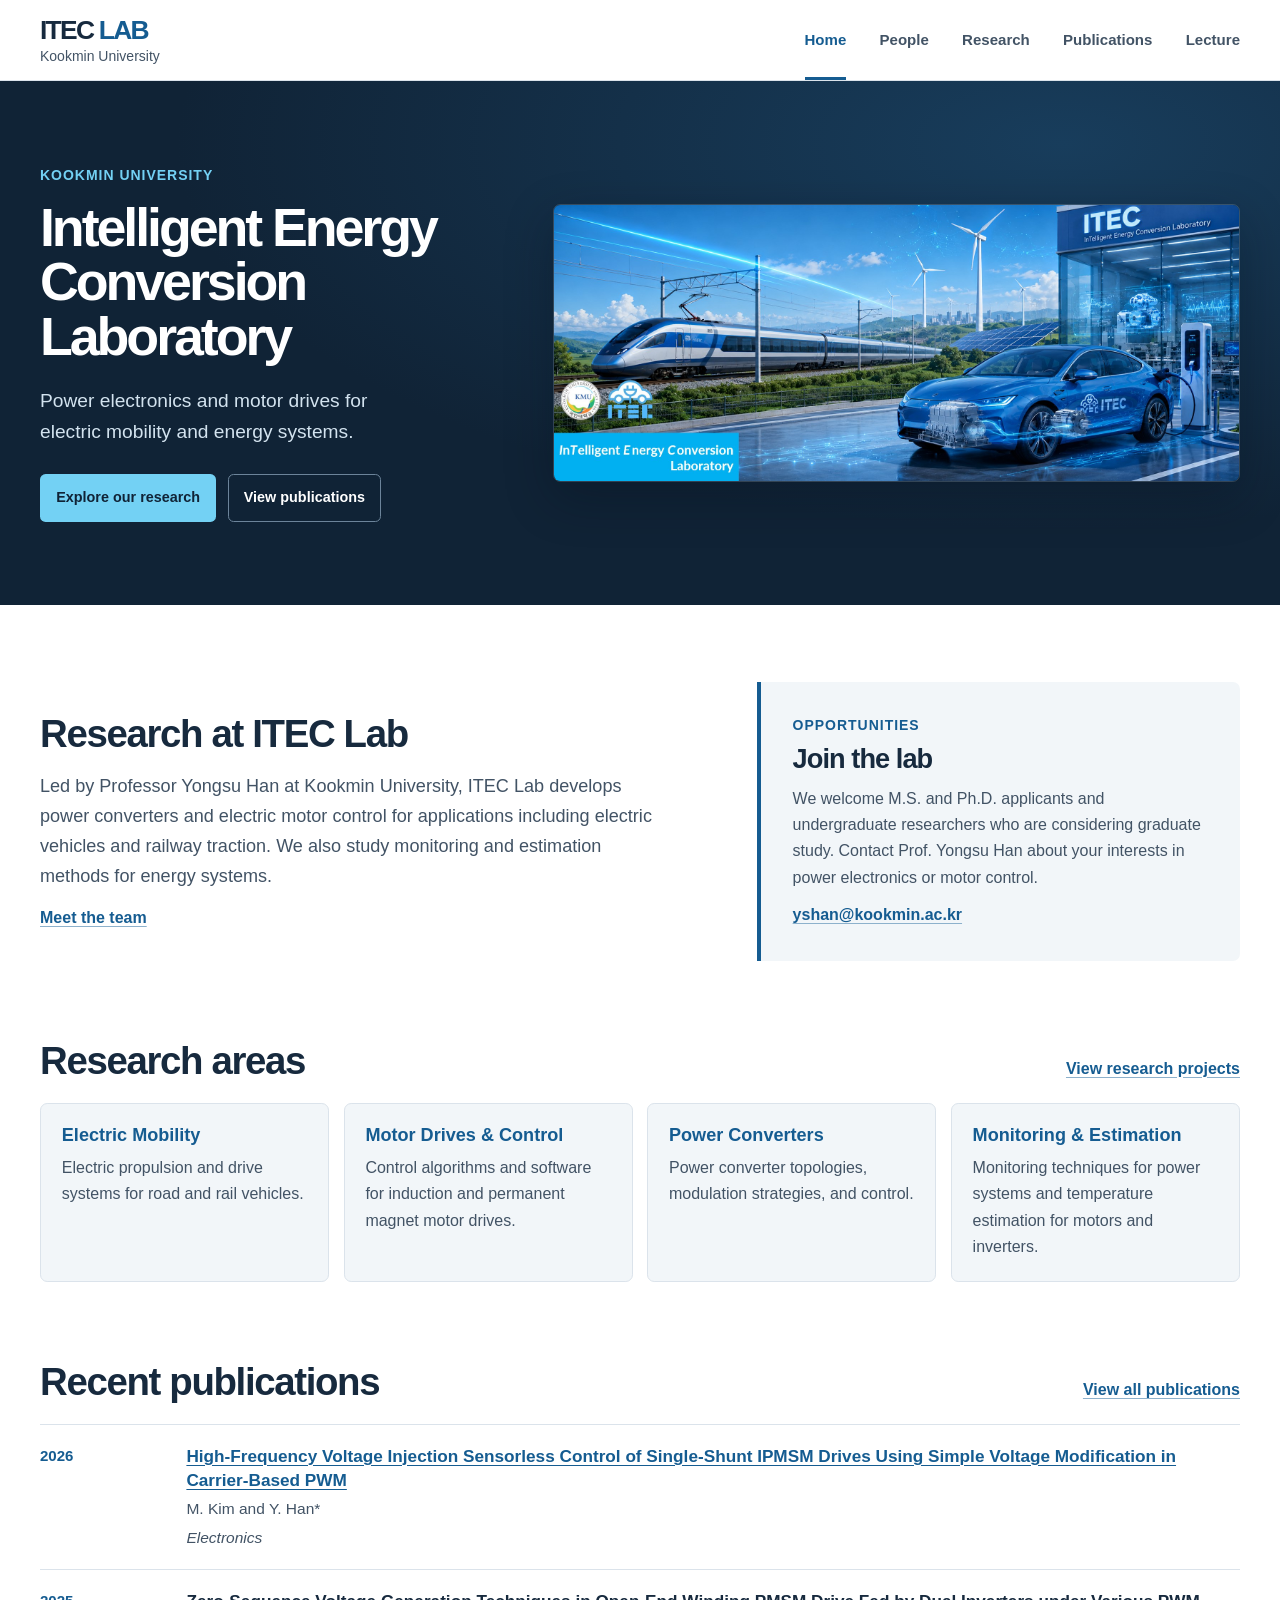
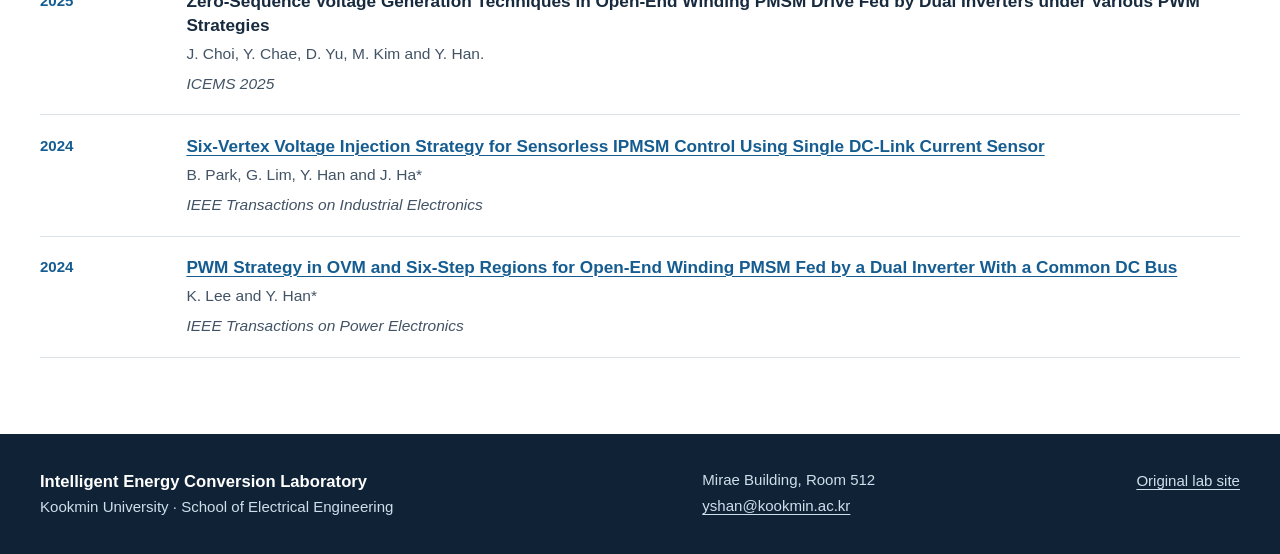
<file: index.html>
<!doctype html>
<html lang="en">
<head>
  <meta charset="utf-8">
  <meta name="viewport" content="width=device-width, initial-scale=1">
  <meta name="description" content="The Intelligent Energy Conversion Laboratory at Kookmin University studies electric motor drives, power converters, and electrification.">
  <meta name="theme-color" content="#102336">
  <title>Intelligent Energy Conversion Laboratory | Kookmin University</title>
  <link rel="stylesheet" href="assets/site.css">
  
</head>
<body>
  <a class="skip-link" href="#main">Skip to content</a>
  <header class="masthead">
    <div class="wrap masthead-inner">
      <a href="index.html" class="wordmark" aria-label="ITEC Lab home">
        <span class="lab-name">ITEC<span> LAB</span></span>
        <span class="school-name">Kookmin University</span>
      </a>
      <nav aria-label="Main navigation">
        <a href="index.html" aria-current="page">Home</a>
        <a href="people.html">People</a>
        <a href="research.html">Research</a>
        <a href="publications.html">Publications</a>
        <a href="lecture.html">Lecture</a>
      </nav>
    </div>
  </header>
  <main id="main">
  <section class="hero">
    <div class="wrap hero-inner">
      <div class="hero-copy">
        <p class="eyebrow">Kookmin University</p>
        <h1>Intelligent Energy<br class="hero-break"> Conversion<br class="hero-break"> Laboratory</h1>
        <p class="hero-subtitle">Power electronics and motor drives for electric mobility and energy systems.</p>
        <div class="hero-actions">
          <a class="button button-light" href="research.html">Explore our research</a>
          <a class="button button-outline" href="publications.html">View publications</a>
        </div>
      </div>
      <img src="assets/hero.jpg" alt="ITEC Lab research montage showing rail, electric vehicles, and energy systems" class="hero-image" fetchpriority="high" decoding="async">
    </div>
  </section>
  <div class="wrap">
    <section class="intro section">
      <div>
        <h2>Research at ITEC Lab</h2>
        <p class="intro-copy">Led by Professor Yongsu Han at Kookmin University, ITEC Lab develops power converters and electric motor control for applications including electric vehicles and railway traction. We also study monitoring and estimation methods for energy systems.</p>
        <a class="text-link" href="people.html">Meet the team</a>
      </div>
      <aside class="recruit">
  <p class="eyebrow">Opportunities</p>
  <h2>Join the lab</h2>
  <p>We welcome M.S. and Ph.D. applicants and undergraduate researchers who are considering graduate study. Contact Prof. Yongsu Han about your interests in power electronics or motor control.</p>
  <a class="text-link" href="mailto:yshan@kookmin.ac.kr">yshan@kookmin.ac.kr</a>
</aside>
    </section>
    <section class="section area-section">
      <div class="section-heading"><h2>Research areas</h2><a class="text-link" href="research.html#projects">View research projects</a></div>
      <div class="area-grid">
    <article class="area-card">
      <h3>Electric Mobility</h3>
      <p>Electric propulsion and drive systems for road and rail vehicles.</p>
    </article>
    <article class="area-card">
      <h3>Motor Drives &amp; Control</h3>
      <p>Control algorithms and software for induction and permanent magnet motor drives.</p>
    </article>
    <article class="area-card">
      <h3>Power Converters</h3>
      <p>Power converter topologies, modulation strategies, and control.</p>
    </article>
    <article class="area-card">
      <h3>Monitoring &amp; Estimation</h3>
      <p>Monitoring techniques for power systems and temperature estimation for motors and inverters.</p>
    </article></div>
    </section>
    <section class="section">
      <div class="section-heading"><h2>Recent publications</h2><a class="text-link" href="publications.html">View all publications</a></div>
      <div class="paper-list"><article class="paper-row" id="recent-paper-2026-1" data-year="2026" data-type="journal">
    <span class="paper-year">2026</span>
    <div>
      <h3><a href="https://doi.org/10.3390/electronics15163510">High-Frequency Voltage Injection Sensorless Control of Single-Shunt IPMSM Drives Using Simple Voltage Modification in Carrier-Based PWM</a></h3>
      <p>M. Kim and Y. Han*</p>
      <p class="venue">Electronics</p>
      
    </div>
  </article><article class="paper-row" id="recent-paper-2025-2" data-year="2025" data-type="conference">
    <span class="paper-year">2025</span>
    <div>
      <h3>Zero-Sequence Voltage Generation Techniques in Open-End Winding PMSM Drive Fed by Dual Inverters under Various PWM Strategies</h3>
      <p>J. Choi, Y. Chae, D. Yu, M. Kim and Y. Han.</p>
      <p class="venue">ICEMS 2025</p>
      
    </div>
  </article><article class="paper-row" id="recent-paper-2024-3" data-year="2024" data-type="journal">
    <span class="paper-year">2024</span>
    <div>
      <h3><a href="https://doi.org/10.1109/TIE.2024.3368166">Six-Vertex Voltage Injection Strategy for Sensorless IPMSM Control Using Single DC-Link Current Sensor</a></h3>
      <p>B. Park, G. Lim, Y. Han and J. Ha*</p>
      <p class="venue">IEEE Transactions on Industrial Electronics</p>
      
    </div>
  </article><article class="paper-row" id="recent-paper-2024-4" data-year="2024" data-type="journal">
    <span class="paper-year">2024</span>
    <div>
      <h3><a href="https://ieeexplore.ieee.org/document/10608456/">PWM Strategy in OVM and Six-Step Regions for Open-End Winding PMSM Fed by a Dual Inverter With a Common DC Bus</a></h3>
      <p>K. Lee and Y. Han*</p>
      <p class="venue">IEEE Transactions on Power Electronics</p>
      
    </div>
  </article></div>
    </section>
  </div></main>
  <footer class="site-footer">
    <div class="wrap footer-inner">
      <div>
        <p class="footer-title">Intelligent Energy Conversion Laboratory</p>
        <p>Kookmin University · School of Electrical Engineering</p>
      </div>
      <div>
        <p>Mirae Building, Room 512</p>
        <a href="mailto:yshan@kookmin.ac.kr">yshan@kookmin.ac.kr</a>
      </div>
      <div><a href="https://sites.google.com/view/km-itec">Original lab site</a></div>
    </div>
  </footer>
</body>
</html>
</file>
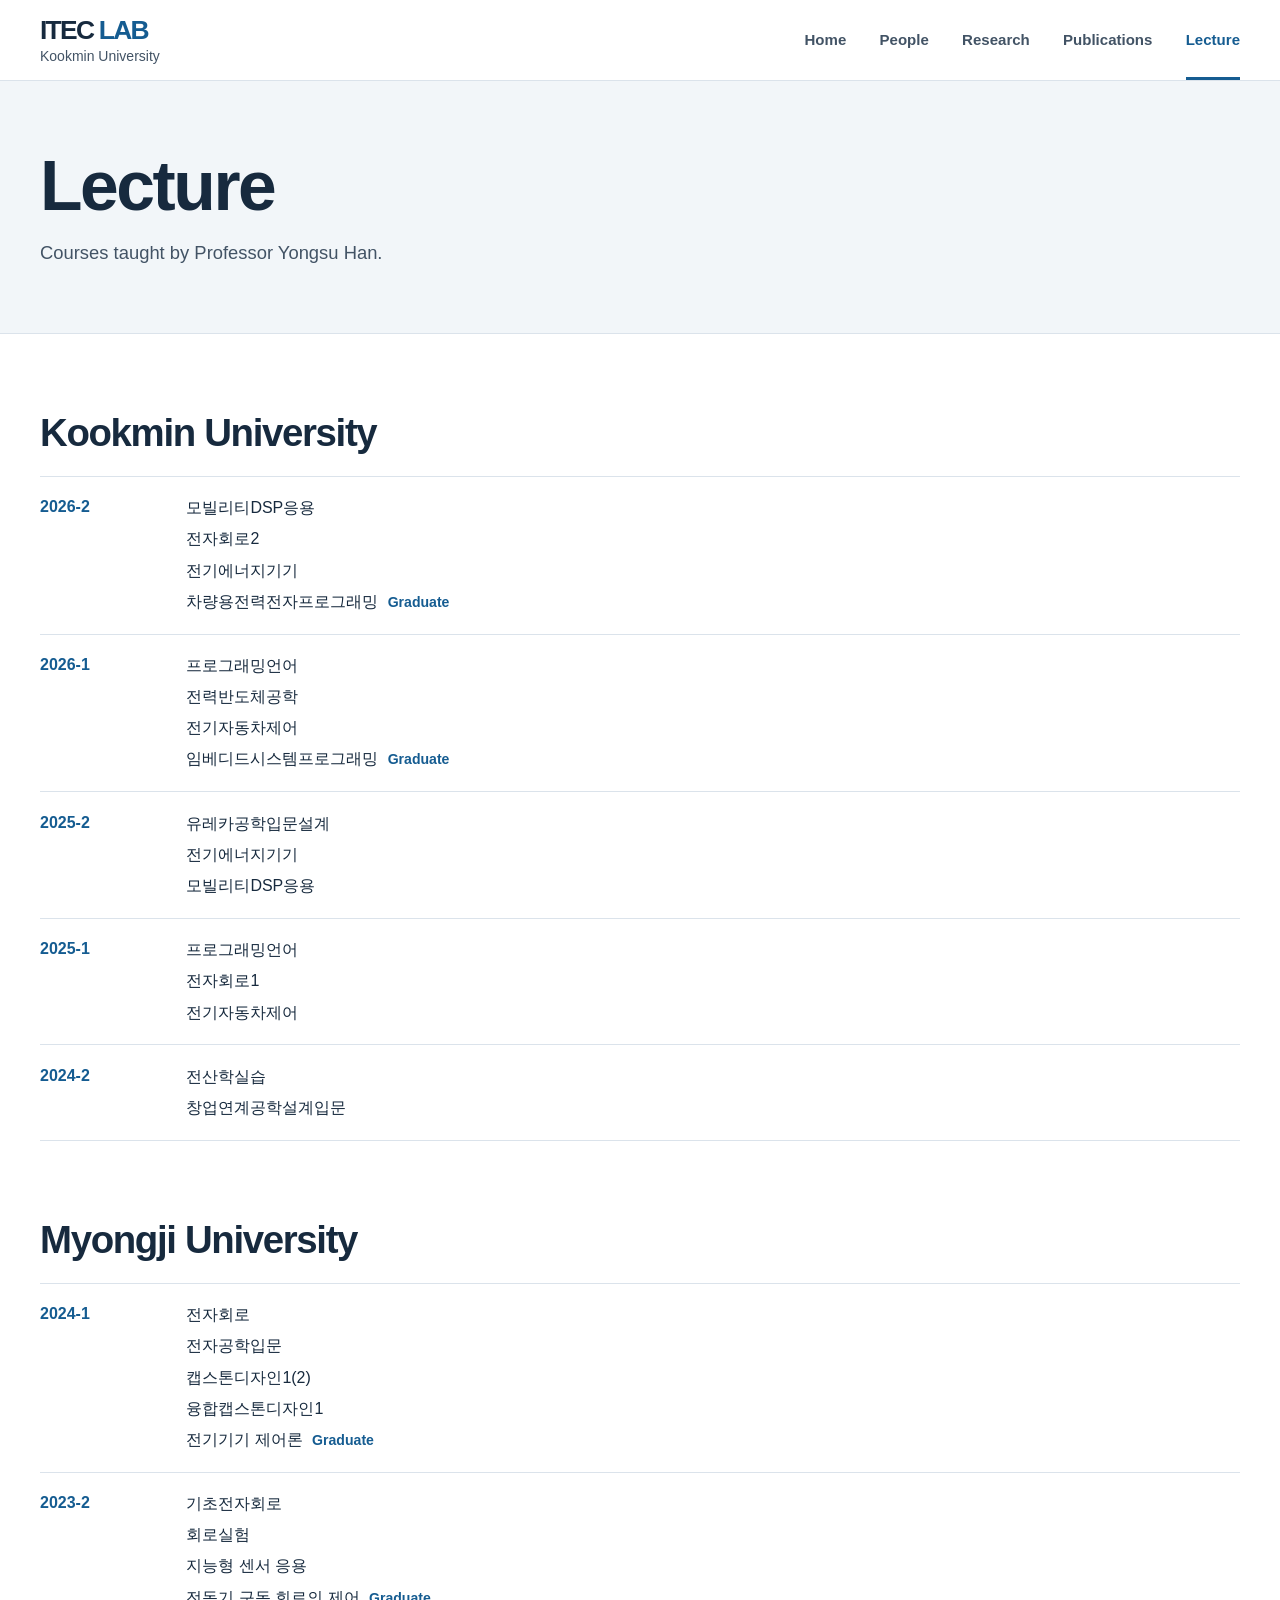
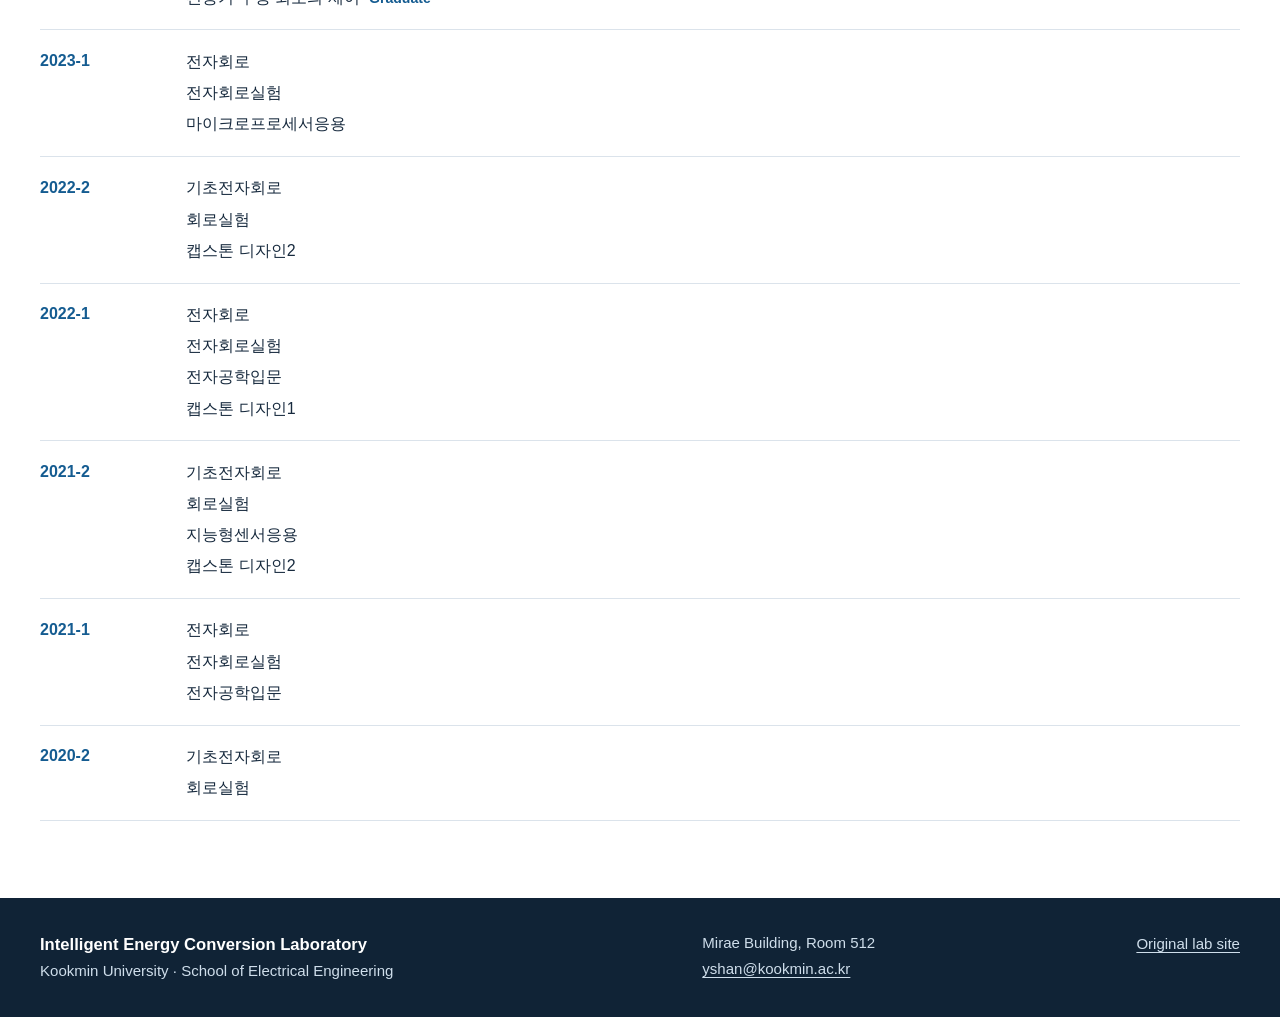
<file: lecture.html>
<!doctype html>
<html lang="en">
<head>
  <meta charset="utf-8">
  <meta name="viewport" content="width=device-width, initial-scale=1">
  <meta name="description" content="The Intelligent Energy Conversion Laboratory at Kookmin University studies electric motor drives, power converters, and electrification.">
  <meta name="theme-color" content="#102336">
  <title>Lecture | ITEC Lab</title>
  <link rel="stylesheet" href="assets/site.css">
  
</head>
<body>
  <a class="skip-link" href="#main">Skip to content</a>
  <header class="masthead">
    <div class="wrap masthead-inner">
      <a href="index.html" class="wordmark" aria-label="ITEC Lab home">
        <span class="lab-name">ITEC<span> LAB</span></span>
        <span class="school-name">Kookmin University</span>
      </a>
      <nav aria-label="Main navigation">
        <a href="index.html">Home</a>
        <a href="people.html">People</a>
        <a href="research.html">Research</a>
        <a href="publications.html">Publications</a>
        <a href="lecture.html" aria-current="page">Lecture</a>
      </nav>
    </div>
  </header>
  <main id="main">
  <header class="page-heading"><div class="wrap">
    <h1>Lecture</h1><p>Courses taught by Professor Yongsu Han.</p>
  </div></header>
  <div class="wrap">
    <section class="section">
      <div class="section-heading"><h2>Kookmin University</h2></div>
      <div class="term-list">
        <article class="term-row">
          <h3>2026-2</h3>
          <ul><li><span lang="ko">모빌리티DSP응용</span></li><li><span lang="ko">전자회로2</span></li><li><span lang="ko">전기에너지기기</span></li><li><span lang="ko">차량용전력전자프로그래밍</span> <span class="course-level">Graduate</span></li></ul>
        </article>
        <article class="term-row">
          <h3>2026-1</h3>
          <ul><li><span lang="ko">프로그래밍언어</span></li><li><span lang="ko">전력반도체공학</span></li><li><span lang="ko">전기자동차제어</span></li><li><span lang="ko">임베디드시스템프로그래밍</span> <span class="course-level">Graduate</span></li></ul>
        </article>
        <article class="term-row">
          <h3>2025-2</h3>
          <ul><li><span lang="ko">유레카공학입문설계</span></li><li><span lang="ko">전기에너지기기</span></li><li><span lang="ko">모빌리티DSP응용</span></li></ul>
        </article>
        <article class="term-row">
          <h3>2025-1</h3>
          <ul><li><span lang="ko">프로그래밍언어</span></li><li><span lang="ko">전자회로1</span></li><li><span lang="ko">전기자동차제어</span></li></ul>
        </article>
        <article class="term-row">
          <h3>2024-2</h3>
          <ul><li><span lang="ko">전산학실습</span></li><li><span lang="ko">창업연계공학설계입문</span></li></ul>
        </article></div>
    </section><section class="section">
      <div class="section-heading"><h2>Myongji University</h2></div>
      <div class="term-list">
        <article class="term-row">
          <h3>2024-1</h3>
          <ul><li><span lang="ko">전자회로</span></li><li><span lang="ko">전자공학입문</span></li><li><span lang="ko">캡스톤디자인1(2)</span></li><li><span lang="ko">융합캡스톤디자인1</span></li><li><span lang="ko">전기기기 제어론</span> <span class="course-level">Graduate</span></li></ul>
        </article>
        <article class="term-row">
          <h3>2023-2</h3>
          <ul><li><span lang="ko">기초전자회로</span></li><li><span lang="ko">회로실험</span></li><li><span lang="ko">지능형 센서 응용</span></li><li><span lang="ko">전동기 구동 회로의 제어</span> <span class="course-level">Graduate</span></li></ul>
        </article>
        <article class="term-row">
          <h3>2023-1</h3>
          <ul><li><span lang="ko">전자회로</span></li><li><span lang="ko">전자회로실험</span></li><li><span lang="ko">마이크로프로세서응용</span></li></ul>
        </article>
        <article class="term-row">
          <h3>2022-2</h3>
          <ul><li><span lang="ko">기초전자회로</span></li><li><span lang="ko">회로실험</span></li><li><span lang="ko">캡스톤 디자인2</span></li></ul>
        </article>
        <article class="term-row">
          <h3>2022-1</h3>
          <ul><li><span lang="ko">전자회로</span></li><li><span lang="ko">전자회로실험</span></li><li><span lang="ko">전자공학입문</span></li><li><span lang="ko">캡스톤 디자인1</span></li></ul>
        </article>
        <article class="term-row">
          <h3>2021-2</h3>
          <ul><li><span lang="ko">기초전자회로</span></li><li><span lang="ko">회로실험</span></li><li><span lang="ko">지능형센서응용</span></li><li><span lang="ko">캡스톤 디자인2</span></li></ul>
        </article>
        <article class="term-row">
          <h3>2021-1</h3>
          <ul><li><span lang="ko">전자회로</span></li><li><span lang="ko">전자회로실험</span></li><li><span lang="ko">전자공학입문</span></li></ul>
        </article>
        <article class="term-row">
          <h3>2020-2</h3>
          <ul><li><span lang="ko">기초전자회로</span></li><li><span lang="ko">회로실험</span></li></ul>
        </article></div>
    </section>
  </div></main>
  <footer class="site-footer">
    <div class="wrap footer-inner">
      <div>
        <p class="footer-title">Intelligent Energy Conversion Laboratory</p>
        <p>Kookmin University · School of Electrical Engineering</p>
      </div>
      <div>
        <p>Mirae Building, Room 512</p>
        <a href="mailto:yshan@kookmin.ac.kr">yshan@kookmin.ac.kr</a>
      </div>
      <div><a href="https://sites.google.com/view/km-itec">Original lab site</a></div>
    </div>
  </footer>
</body>
</html>
</file>
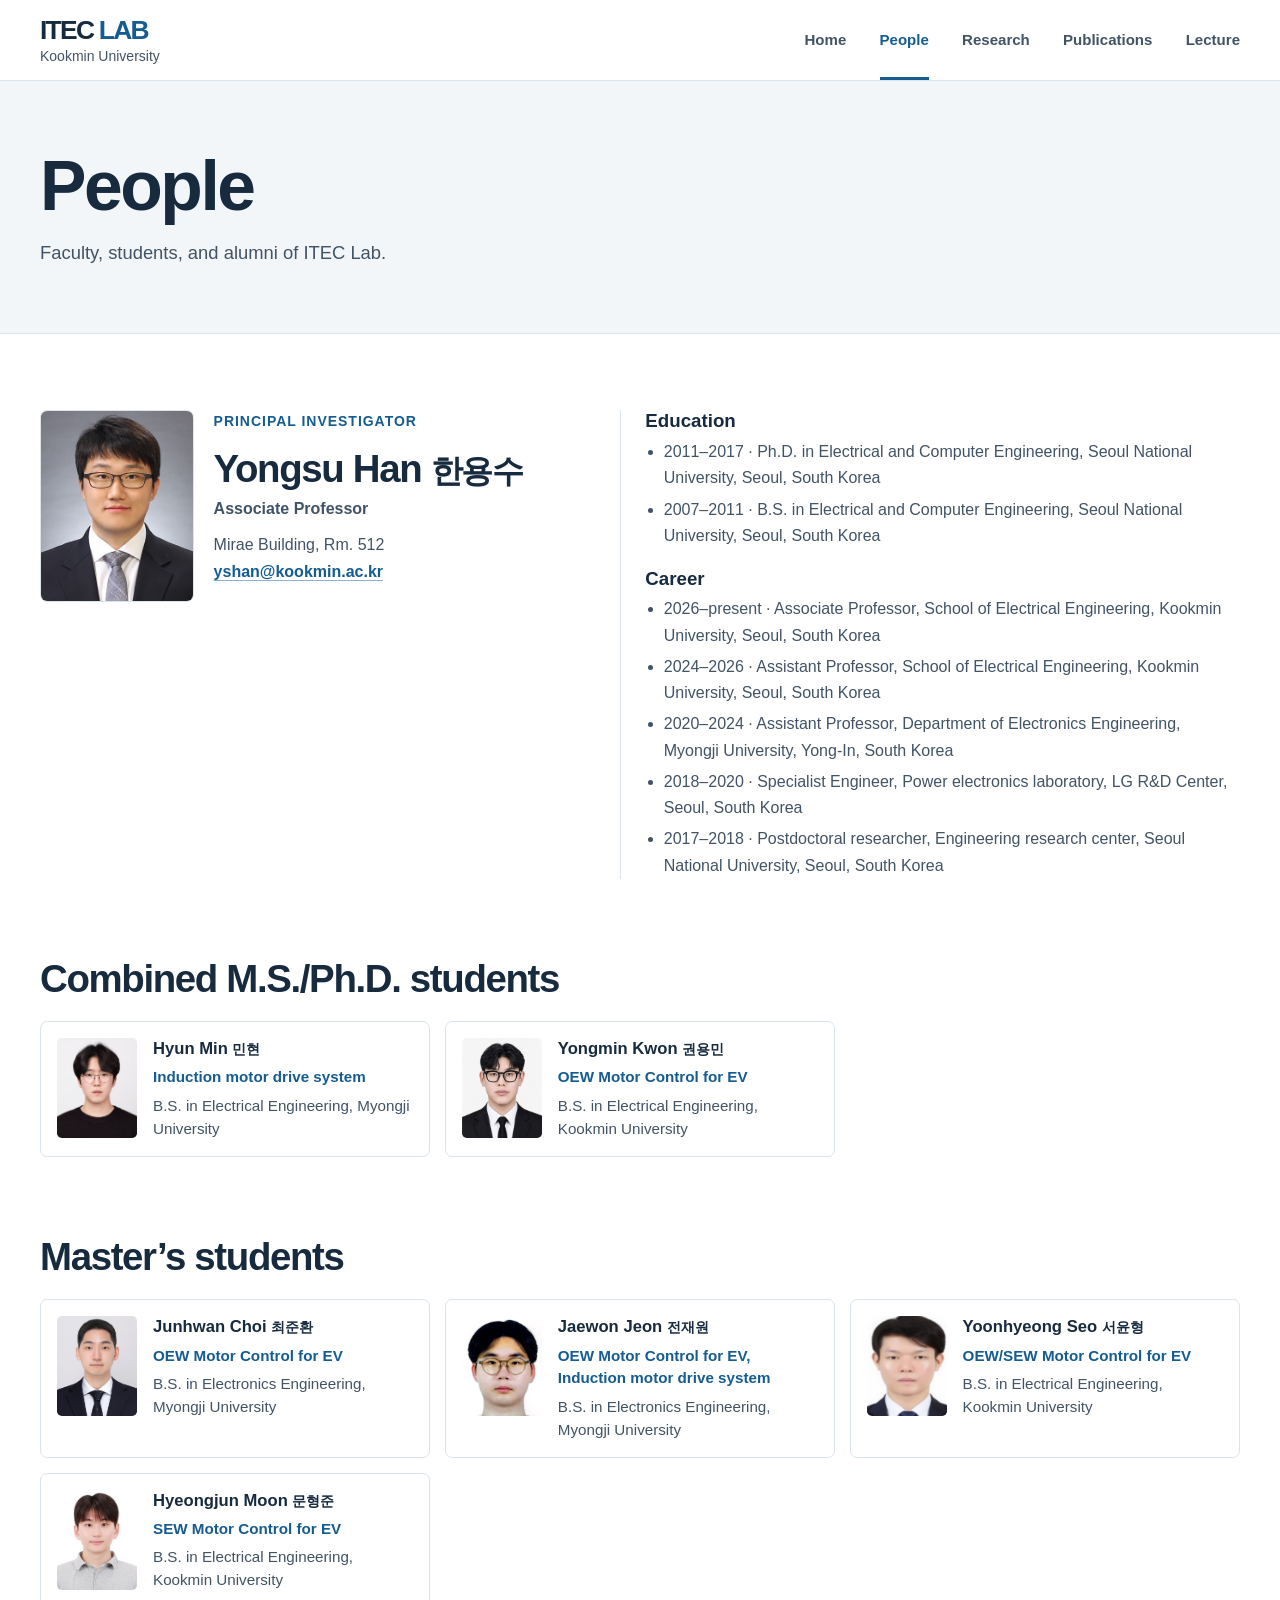
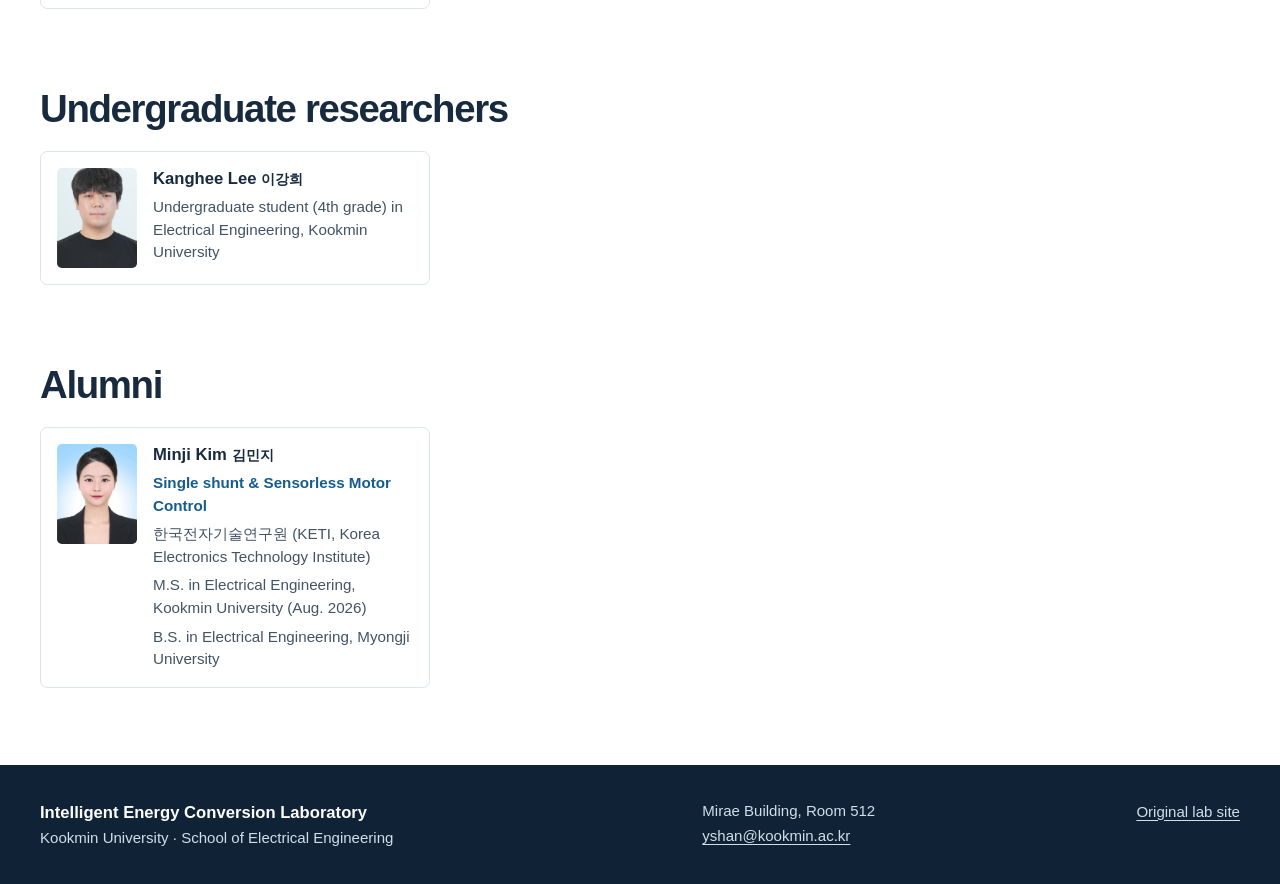
<file: people.html>
<!doctype html>
<html lang="en">
<head>
  <meta charset="utf-8">
  <meta name="viewport" content="width=device-width, initial-scale=1">
  <meta name="description" content="The Intelligent Energy Conversion Laboratory at Kookmin University studies electric motor drives, power converters, and electrification.">
  <meta name="theme-color" content="#102336">
  <title>People | ITEC Lab</title>
  <link rel="stylesheet" href="assets/site.css">
  
</head>
<body>
  <a class="skip-link" href="#main">Skip to content</a>
  <header class="masthead">
    <div class="wrap masthead-inner">
      <a href="index.html" class="wordmark" aria-label="ITEC Lab home">
        <span class="lab-name">ITEC<span> LAB</span></span>
        <span class="school-name">Kookmin University</span>
      </a>
      <nav aria-label="Main navigation">
        <a href="index.html">Home</a>
        <a href="people.html" aria-current="page">People</a>
        <a href="research.html">Research</a>
        <a href="publications.html">Publications</a>
        <a href="lecture.html">Lecture</a>
      </nav>
    </div>
  </header>
  <main id="main">
  <header class="page-heading"><div class="wrap">
    <h1>People</h1><p>Faculty, students, and alumni of ITEC Lab.</p>
  </div></header>
  <div class="wrap">
    <section class="section faculty-section" aria-labelledby="faculty-title">
      <div class="faculty-profile">
        <img src="assets/people/yongsu-han.jpg" alt="" class="faculty-photo" loading="lazy" decoding="async">
        <div>
          <p class="eyebrow">Principal investigator</p>
          <h2 id="faculty-title">Yongsu Han <span class="name-ko" lang="ko">한용수</span></h2>
          <p class="faculty-role">Associate Professor</p>
          <p>Mirae Building, Rm. 512<br><a class="text-link" href="mailto:yshan@kookmin.ac.kr">yshan@kookmin.ac.kr</a></p>
        </div>
      </div>
      <div class="faculty-details">
        <div><h3>Education</h3><ul><li>2011–2017 · Ph.D. in Electrical and Computer Engineering, Seoul National University, Seoul, South Korea</li><li>2007–2011 · B.S. in Electrical and Computer Engineering, Seoul National University, Seoul, South Korea</li></ul></div>
        <div><h3>Career</h3><ul><li>2026–present · Associate Professor, School of Electrical Engineering, Kookmin University, Seoul, South Korea</li><li>2024–2026 · Assistant Professor, School of Electrical Engineering, Kookmin University, Seoul, South Korea</li><li>2020–2024 · Assistant Professor, Department of Electronics Engineering, Myongji University, Yong-In, South Korea</li><li>2018–2020 · Specialist Engineer, Power electronics laboratory, LG R&amp;D Center, Seoul, South Korea</li><li>2017–2018 · Postdoctoral researcher, Engineering research center, Seoul National University, Seoul, South Korea</li></ul></div>
      </div>
    </section>
    <section class="section">
      <div class="section-heading"><h2>Combined M.S./Ph.D. students</h2></div>
      <div class="person-grid"><article class="person-card">
    <img src="assets/people/hyun-min.jpg" alt="" class="person-photo" loading="lazy" decoding="async">
    <div class="person-info">
      <h3>Hyun Min <span class="name-ko" lang="ko">민현</span></h3>
      <p class="person-topic">Induction motor drive system</p>
      
      <p>B.S. in Electrical Engineering, Myongji University</p>
    </div>
  </article><article class="person-card">
    <img src="assets/people/yongmin-kwon.jpg" alt="" class="person-photo" loading="lazy" decoding="async">
    <div class="person-info">
      <h3>Yongmin Kwon <span class="name-ko" lang="ko">권용민</span></h3>
      <p class="person-topic">OEW Motor Control for EV</p>
      
      <p>B.S. in Electrical Engineering, Kookmin University</p>
    </div>
  </article></div>
    </section><section class="section">
      <div class="section-heading"><h2>Master’s students</h2></div>
      <div class="person-grid"><article class="person-card">
    <img src="assets/people/junhwan-choi.jpg" alt="" class="person-photo" loading="lazy" decoding="async">
    <div class="person-info">
      <h3>Junhwan Choi <span class="name-ko" lang="ko">최준환</span></h3>
      <p class="person-topic">OEW Motor Control for EV</p>
      
      <p>B.S. in Electronics Engineering, Myongji University</p>
    </div>
  </article><article class="person-card">
    <img src="assets/people/jaewon-jeon.jpg" alt="" class="person-photo" loading="lazy" decoding="async">
    <div class="person-info">
      <h3>Jaewon Jeon <span class="name-ko" lang="ko">전재원</span></h3>
      <p class="person-topic">OEW Motor Control for EV, Induction motor drive system</p>
      
      <p>B.S. in Electronics Engineering, Myongji University</p>
    </div>
  </article><article class="person-card">
    <img src="assets/people/yoonhyeong-seo.jpg" alt="" class="person-photo" loading="lazy" decoding="async">
    <div class="person-info">
      <h3>Yoonhyeong Seo <span class="name-ko" lang="ko">서윤형</span></h3>
      <p class="person-topic">OEW/SEW Motor Control for EV</p>
      
      <p>B.S. in Electrical Engineering, Kookmin University</p>
    </div>
  </article><article class="person-card">
    <img src="assets/people/hyeongjun-moon.jpg" alt="" class="person-photo" loading="lazy" decoding="async">
    <div class="person-info">
      <h3>Hyeongjun Moon <span class="name-ko" lang="ko">문형준</span></h3>
      <p class="person-topic">SEW Motor Control for EV</p>
      
      <p>B.S. in Electrical Engineering, Kookmin University</p>
    </div>
  </article></div>
    </section><section class="section">
      <div class="section-heading"><h2>Undergraduate researchers</h2></div>
      <div class="person-grid"><article class="person-card">
    <img src="assets/people/kanghee-lee.jpg" alt="" class="person-photo" loading="lazy" decoding="async">
    <div class="person-info">
      <h3>Kanghee Lee <span class="name-ko" lang="ko">이강희</span></h3>
      
      
      <p>Undergraduate student (4th grade) in Electrical Engineering, Kookmin University</p>
    </div>
  </article></div>
    </section><section class="section">
      <div class="section-heading"><h2>Alumni</h2></div>
      <div class="person-grid"><article class="person-card">
    <img src="assets/people/minji-kim.jpg" alt="" class="person-photo" loading="lazy" decoding="async">
    <div class="person-info">
      <h3>Minji Kim <span class="name-ko" lang="ko">김민지</span></h3>
      <p class="person-topic">Single shunt &amp; Sensorless Motor Control</p>
      <p>한국전자기술연구원 (KETI, Korea Electronics Technology Institute)</p>
      <p>M.S. in Electrical Engineering, Kookmin University (Aug. 2026)</p><p>B.S. in Electrical Engineering, Myongji University</p>
    </div>
  </article></div>
    </section>
  </div></main>
  <footer class="site-footer">
    <div class="wrap footer-inner">
      <div>
        <p class="footer-title">Intelligent Energy Conversion Laboratory</p>
        <p>Kookmin University · School of Electrical Engineering</p>
      </div>
      <div>
        <p>Mirae Building, Room 512</p>
        <a href="mailto:yshan@kookmin.ac.kr">yshan@kookmin.ac.kr</a>
      </div>
      <div><a href="https://sites.google.com/view/km-itec">Original lab site</a></div>
    </div>
  </footer>
</body>
</html>
</file>
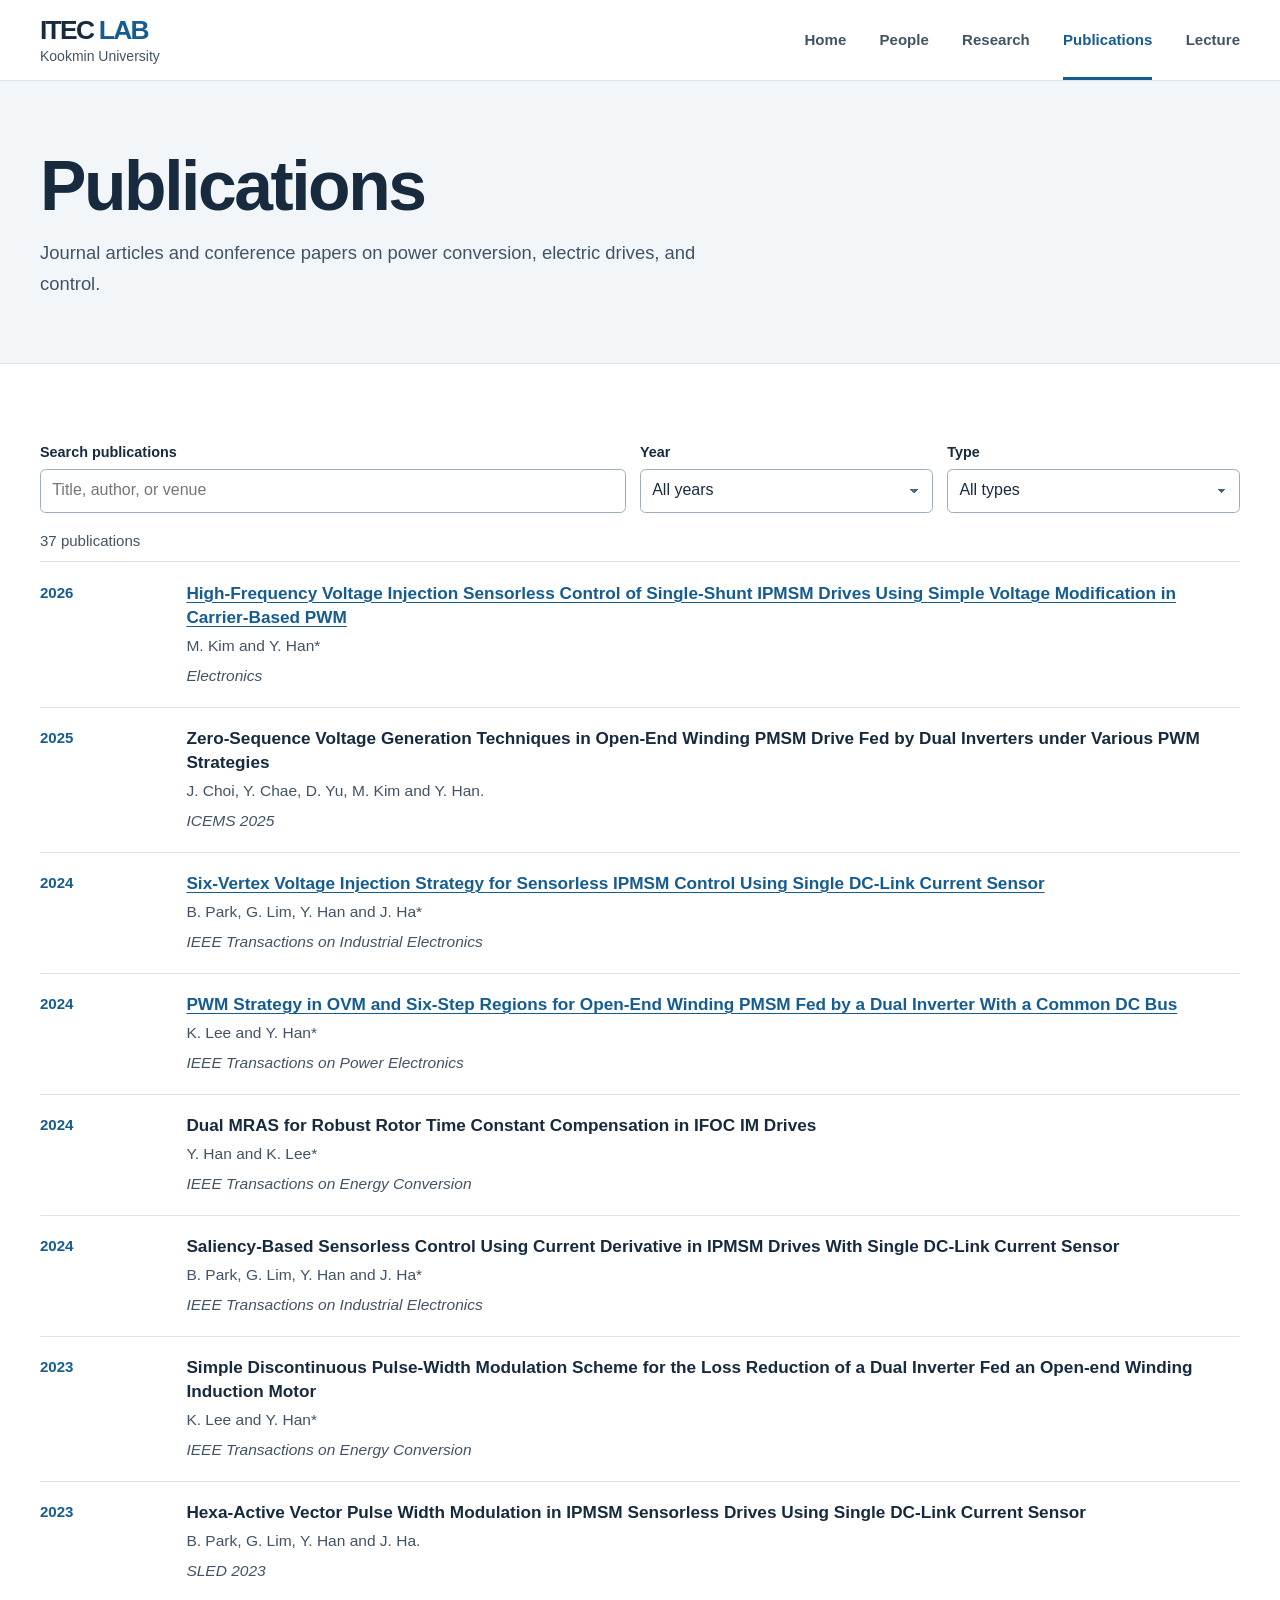
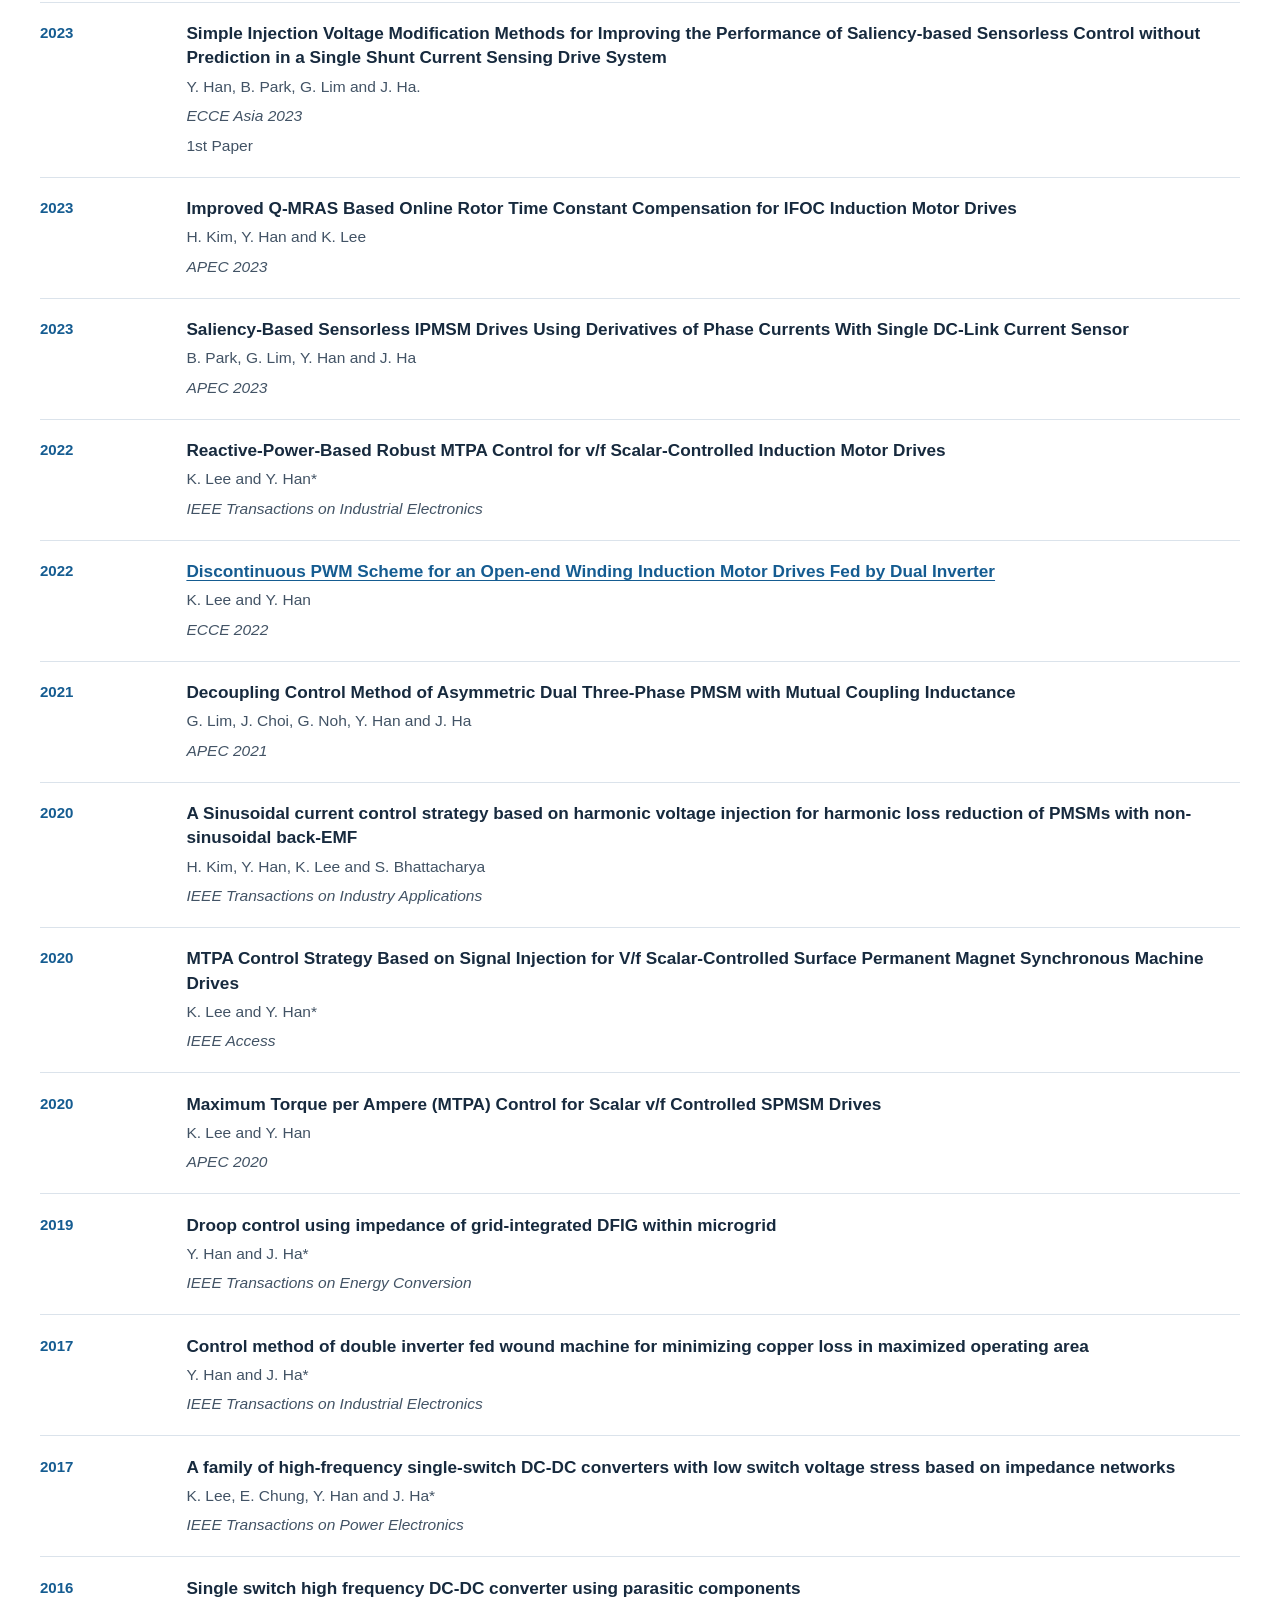
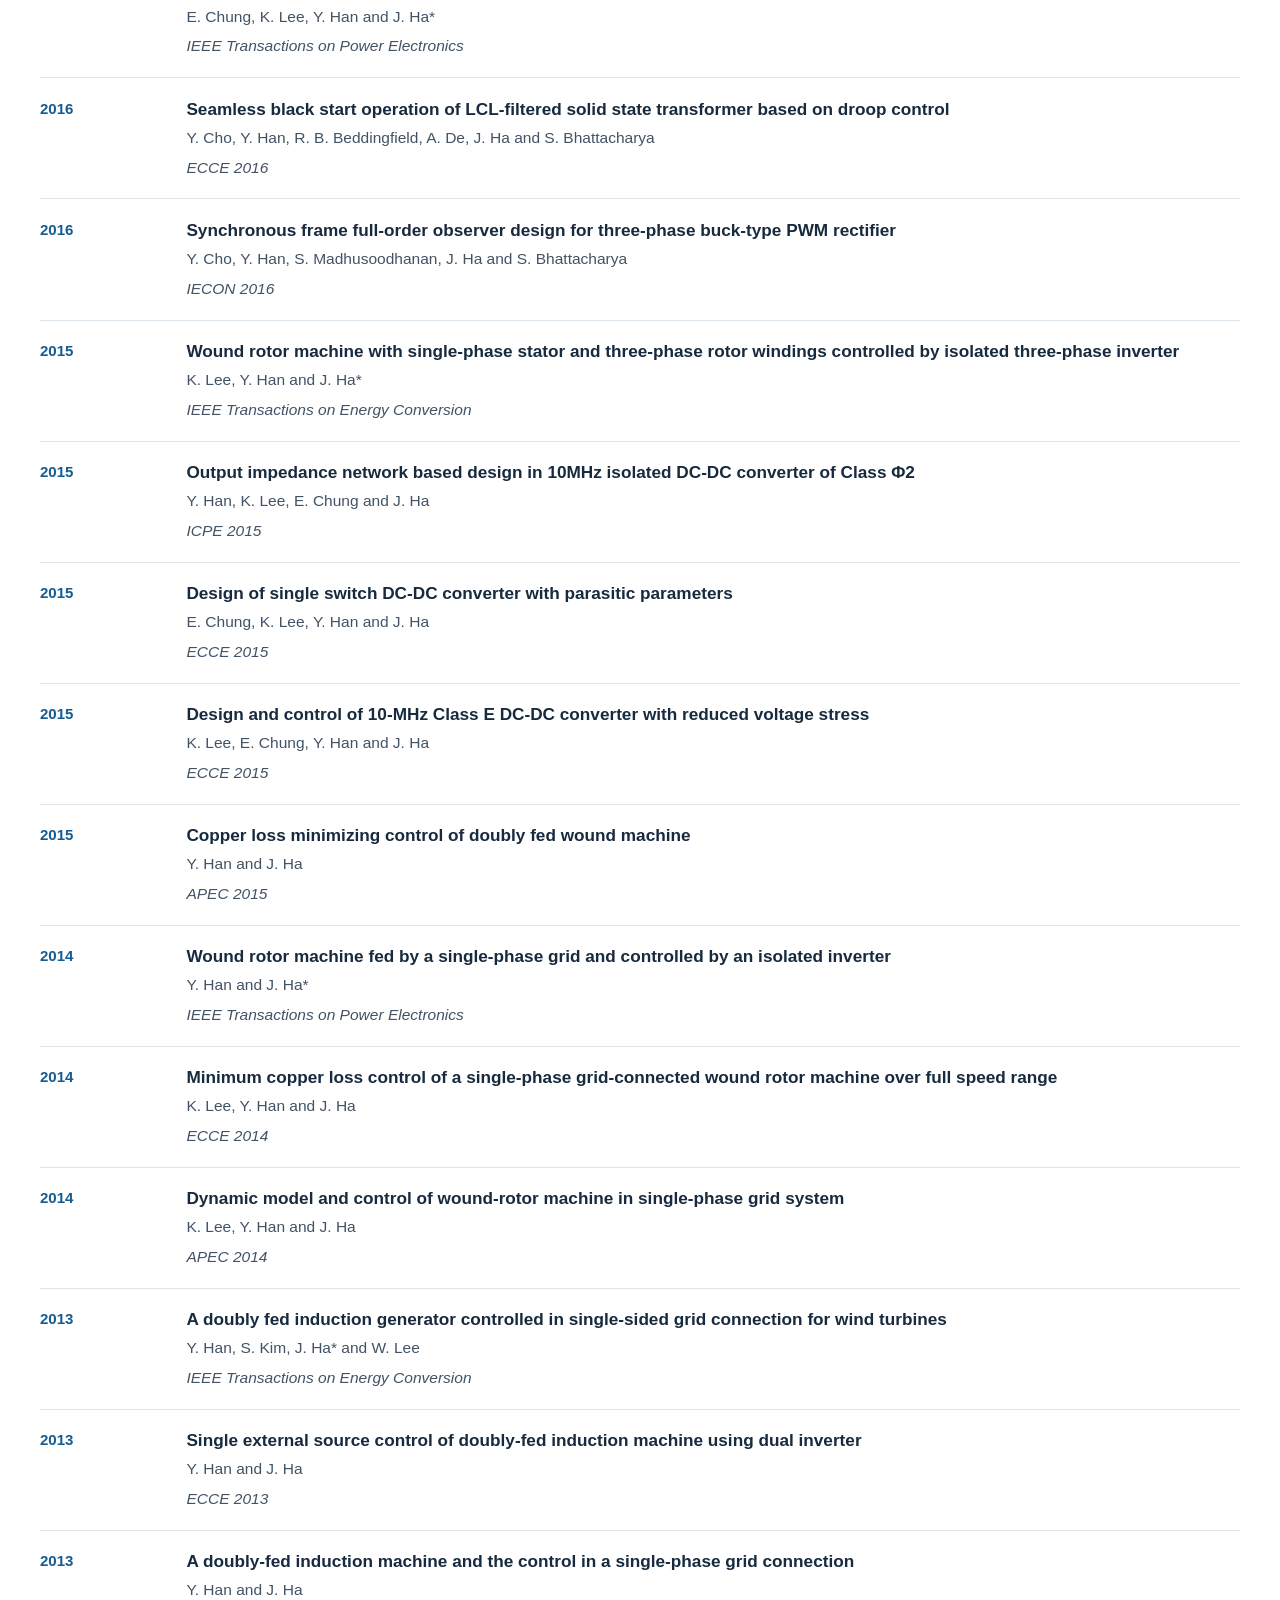
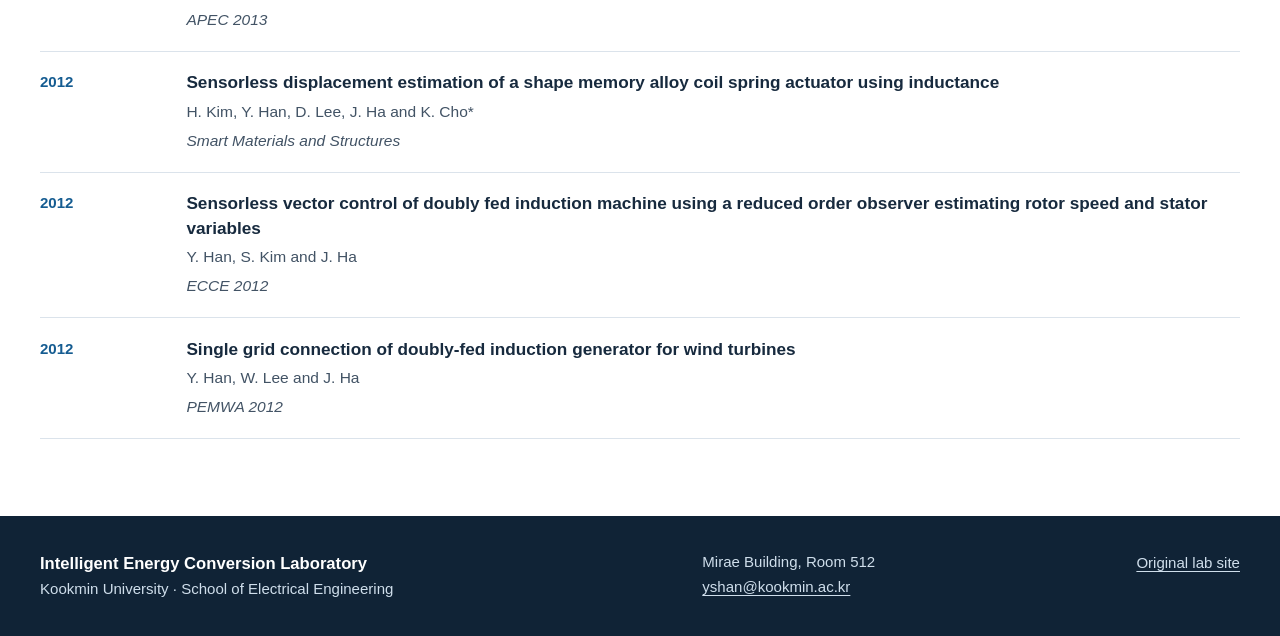
<file: publications.html>
<!doctype html>
<html lang="en">
<head>
  <meta charset="utf-8">
  <meta name="viewport" content="width=device-width, initial-scale=1">
  <meta name="description" content="The Intelligent Energy Conversion Laboratory at Kookmin University studies electric motor drives, power converters, and electrification.">
  <meta name="theme-color" content="#102336">
  <title>Publications | ITEC Lab</title>
  <link rel="stylesheet" href="assets/site.css">
  <script src="assets/publications.js" defer></script>
</head>
<body>
  <a class="skip-link" href="#main">Skip to content</a>
  <header class="masthead">
    <div class="wrap masthead-inner">
      <a href="index.html" class="wordmark" aria-label="ITEC Lab home">
        <span class="lab-name">ITEC<span> LAB</span></span>
        <span class="school-name">Kookmin University</span>
      </a>
      <nav aria-label="Main navigation">
        <a href="index.html">Home</a>
        <a href="people.html">People</a>
        <a href="research.html">Research</a>
        <a href="publications.html" aria-current="page">Publications</a>
        <a href="lecture.html">Lecture</a>
      </nav>
    </div>
  </header>
  <main id="main">
  <header class="page-heading"><div class="wrap">
    <h1>Publications</h1><p>Journal articles and conference papers on power conversion, electric drives, and control.</p>
  </div></header>
  <div class="wrap">
    <section class="section">
      <div class="filters" id="publication-filters" hidden>
        <label>Search publications <input id="paper-search" type="search" placeholder="Title, author, or venue"></label>
        <label>Year <select id="paper-year"><option value="">All years</option><option>2026</option><option>2025</option><option>2024</option><option>2023</option><option>2022</option><option>2021</option><option>2020</option><option>2019</option><option>2017</option><option>2016</option><option>2015</option><option>2014</option><option>2013</option><option>2012</option></select></label>
        <label>Type <select id="paper-type"><option value="">All types</option><option value="journal">Journal article</option><option value="conference">Conference paper</option></select></label>
      </div>
      <p class="results" id="paper-count" role="status">37 publications</p>
      <div class="paper-list"><article class="paper-row" id="paper-2026-1" data-year="2026" data-type="journal">
    <span class="paper-year">2026</span>
    <div>
      <h3><a href="https://doi.org/10.3390/electronics15163510">High-Frequency Voltage Injection Sensorless Control of Single-Shunt IPMSM Drives Using Simple Voltage Modification in Carrier-Based PWM</a></h3>
      <p>M. Kim and Y. Han*</p>
      <p class="venue">Electronics</p>
      
    </div>
  </article><article class="paper-row" id="paper-2025-2" data-year="2025" data-type="conference">
    <span class="paper-year">2025</span>
    <div>
      <h3>Zero-Sequence Voltage Generation Techniques in Open-End Winding PMSM Drive Fed by Dual Inverters under Various PWM Strategies</h3>
      <p>J. Choi, Y. Chae, D. Yu, M. Kim and Y. Han.</p>
      <p class="venue">ICEMS 2025</p>
      
    </div>
  </article><article class="paper-row" id="paper-2024-3" data-year="2024" data-type="journal">
    <span class="paper-year">2024</span>
    <div>
      <h3><a href="https://doi.org/10.1109/TIE.2024.3368166">Six-Vertex Voltage Injection Strategy for Sensorless IPMSM Control Using Single DC-Link Current Sensor</a></h3>
      <p>B. Park, G. Lim, Y. Han and J. Ha*</p>
      <p class="venue">IEEE Transactions on Industrial Electronics</p>
      
    </div>
  </article><article class="paper-row" id="paper-2024-4" data-year="2024" data-type="journal">
    <span class="paper-year">2024</span>
    <div>
      <h3><a href="https://ieeexplore.ieee.org/document/10608456/">PWM Strategy in OVM and Six-Step Regions for Open-End Winding PMSM Fed by a Dual Inverter With a Common DC Bus</a></h3>
      <p>K. Lee and Y. Han*</p>
      <p class="venue">IEEE Transactions on Power Electronics</p>
      
    </div>
  </article><article class="paper-row" id="paper-2024-5" data-year="2024" data-type="journal">
    <span class="paper-year">2024</span>
    <div>
      <h3>Dual MRAS for Robust Rotor Time Constant Compensation in IFOC IM Drives</h3>
      <p>Y. Han and K. Lee*</p>
      <p class="venue">IEEE Transactions on Energy Conversion</p>
      
    </div>
  </article><article class="paper-row" id="paper-2024-6" data-year="2024" data-type="journal">
    <span class="paper-year">2024</span>
    <div>
      <h3>Saliency-Based Sensorless Control Using Current Derivative in IPMSM Drives With Single DC-Link Current Sensor</h3>
      <p>B. Park, G. Lim, Y. Han and J. Ha*</p>
      <p class="venue">IEEE Transactions on Industrial Electronics</p>
      
    </div>
  </article><article class="paper-row" id="paper-2023-7" data-year="2023" data-type="journal">
    <span class="paper-year">2023</span>
    <div>
      <h3>Simple Discontinuous Pulse-Width Modulation Scheme for the Loss Reduction of a Dual Inverter Fed an Open-end Winding Induction Motor</h3>
      <p>K. Lee and Y. Han*</p>
      <p class="venue">IEEE Transactions on Energy Conversion</p>
      
    </div>
  </article><article class="paper-row" id="paper-2023-8" data-year="2023" data-type="conference">
    <span class="paper-year">2023</span>
    <div>
      <h3>Hexa-Active Vector Pulse Width Modulation in IPMSM Sensorless Drives Using Single DC-Link Current Sensor</h3>
      <p>B. Park, G. Lim, Y. Han and J. Ha.</p>
      <p class="venue">SLED 2023</p>
      
    </div>
  </article><article class="paper-row" id="paper-2023-9" data-year="2023" data-type="conference">
    <span class="paper-year">2023</span>
    <div>
      <h3>Simple Injection Voltage Modification Methods for Improving the Performance of Saliency-based Sensorless Control without Prediction in a Single Shunt Current Sensing Drive System</h3>
      <p>Y. Han, B. Park, G. Lim and J. Ha.</p>
      <p class="venue">ECCE Asia 2023</p>
      <p>1st Paper</p>
    </div>
  </article><article class="paper-row" id="paper-2023-10" data-year="2023" data-type="conference">
    <span class="paper-year">2023</span>
    <div>
      <h3>Improved Q-MRAS Based Online Rotor Time Constant Compensation for IFOC Induction Motor Drives</h3>
      <p>H. Kim, Y. Han and K. Lee</p>
      <p class="venue">APEC 2023</p>
      
    </div>
  </article><article class="paper-row" id="paper-2023-11" data-year="2023" data-type="conference">
    <span class="paper-year">2023</span>
    <div>
      <h3>Saliency-Based Sensorless IPMSM Drives Using Derivatives of Phase Currents With Single DC-Link Current Sensor</h3>
      <p>B. Park, G. Lim, Y. Han and J. Ha</p>
      <p class="venue">APEC 2023</p>
      
    </div>
  </article><article class="paper-row" id="paper-2022-12" data-year="2022" data-type="journal">
    <span class="paper-year">2022</span>
    <div>
      <h3>Reactive-Power-Based Robust MTPA Control for v/f Scalar-Controlled Induction Motor Drives</h3>
      <p>K. Lee and Y. Han*</p>
      <p class="venue">IEEE Transactions on Industrial Electronics</p>
      
    </div>
  </article><article class="paper-row" id="paper-2022-13" data-year="2022" data-type="conference">
    <span class="paper-year">2022</span>
    <div>
      <h3><a href="https://doi.org/10.1109/ECCE50734.2022.9947437">Discontinuous PWM Scheme for an Open-end Winding Induction Motor Drives Fed by Dual Inverter</a></h3>
      <p>K. Lee and Y. Han</p>
      <p class="venue">ECCE 2022</p>
      
    </div>
  </article><article class="paper-row" id="paper-2021-14" data-year="2021" data-type="conference">
    <span class="paper-year">2021</span>
    <div>
      <h3>Decoupling Control Method of Asymmetric Dual Three-Phase PMSM with Mutual Coupling Inductance</h3>
      <p>G. Lim, J. Choi, G. Noh, Y. Han and J. Ha</p>
      <p class="venue">APEC 2021</p>
      
    </div>
  </article><article class="paper-row" id="paper-2020-15" data-year="2020" data-type="journal">
    <span class="paper-year">2020</span>
    <div>
      <h3>A Sinusoidal current control strategy based on harmonic voltage injection for harmonic loss reduction of PMSMs with non-sinusoidal back-EMF</h3>
      <p>H. Kim, Y. Han, K. Lee and S. Bhattacharya</p>
      <p class="venue">IEEE Transactions on Industry Applications</p>
      
    </div>
  </article><article class="paper-row" id="paper-2020-16" data-year="2020" data-type="journal">
    <span class="paper-year">2020</span>
    <div>
      <h3>MTPA Control Strategy Based on Signal Injection for V/f Scalar-Controlled Surface Permanent Magnet Synchronous Machine Drives</h3>
      <p>K. Lee and Y. Han*</p>
      <p class="venue">IEEE Access</p>
      
    </div>
  </article><article class="paper-row" id="paper-2020-17" data-year="2020" data-type="conference">
    <span class="paper-year">2020</span>
    <div>
      <h3>Maximum Torque per Ampere (MTPA) Control for Scalar v/f Controlled SPMSM Drives</h3>
      <p>K. Lee and Y. Han</p>
      <p class="venue">APEC 2020</p>
      
    </div>
  </article><article class="paper-row" id="paper-2019-18" data-year="2019" data-type="journal">
    <span class="paper-year">2019</span>
    <div>
      <h3>Droop control using impedance of grid-integrated DFIG within microgrid</h3>
      <p>Y. Han and J. Ha*</p>
      <p class="venue">IEEE Transactions on Energy Conversion</p>
      
    </div>
  </article><article class="paper-row" id="paper-2017-19" data-year="2017" data-type="journal">
    <span class="paper-year">2017</span>
    <div>
      <h3>Control method of double inverter fed wound machine for minimizing copper loss in maximized operating area</h3>
      <p>Y. Han and J. Ha*</p>
      <p class="venue">IEEE Transactions on Industrial Electronics</p>
      
    </div>
  </article><article class="paper-row" id="paper-2017-20" data-year="2017" data-type="journal">
    <span class="paper-year">2017</span>
    <div>
      <h3>A family of high-frequency single-switch DC-DC converters with low switch voltage stress based on impedance networks</h3>
      <p>K. Lee, E. Chung, Y. Han and J. Ha*</p>
      <p class="venue">IEEE Transactions on Power Electronics</p>
      
    </div>
  </article><article class="paper-row" id="paper-2016-21" data-year="2016" data-type="journal">
    <span class="paper-year">2016</span>
    <div>
      <h3>Single switch high frequency DC-DC converter using parasitic components</h3>
      <p>E. Chung, K. Lee, Y. Han and J. Ha*</p>
      <p class="venue">IEEE Transactions on Power Electronics</p>
      
    </div>
  </article><article class="paper-row" id="paper-2016-22" data-year="2016" data-type="conference">
    <span class="paper-year">2016</span>
    <div>
      <h3>Seamless black start operation of LCL-filtered solid state transformer based on droop control</h3>
      <p>Y. Cho, Y. Han, R. B. Beddingfield, A. De, J. Ha and S. Bhattacharya</p>
      <p class="venue">ECCE 2016</p>
      
    </div>
  </article><article class="paper-row" id="paper-2016-23" data-year="2016" data-type="conference">
    <span class="paper-year">2016</span>
    <div>
      <h3>Synchronous frame full-order observer design for three-phase buck-type PWM rectifier</h3>
      <p>Y. Cho, Y. Han, S. Madhusoodhanan, J. Ha and S. Bhattacharya</p>
      <p class="venue">IECON 2016</p>
      
    </div>
  </article><article class="paper-row" id="paper-2015-24" data-year="2015" data-type="journal">
    <span class="paper-year">2015</span>
    <div>
      <h3>Wound rotor machine with single-phase stator and three-phase rotor windings controlled by isolated three-phase inverter</h3>
      <p>K. Lee, Y. Han and J. Ha*</p>
      <p class="venue">IEEE Transactions on Energy Conversion</p>
      
    </div>
  </article><article class="paper-row" id="paper-2015-25" data-year="2015" data-type="conference">
    <span class="paper-year">2015</span>
    <div>
      <h3>Output impedance network based design in 10MHz isolated DC-DC converter of Class Φ2</h3>
      <p>Y. Han, K. Lee, E. Chung and J. Ha</p>
      <p class="venue">ICPE 2015</p>
      
    </div>
  </article><article class="paper-row" id="paper-2015-26" data-year="2015" data-type="conference">
    <span class="paper-year">2015</span>
    <div>
      <h3>Design of single switch DC-DC converter with parasitic parameters</h3>
      <p>E. Chung, K. Lee, Y. Han and J. Ha</p>
      <p class="venue">ECCE 2015</p>
      
    </div>
  </article><article class="paper-row" id="paper-2015-27" data-year="2015" data-type="conference">
    <span class="paper-year">2015</span>
    <div>
      <h3>Design and control of 10-MHz Class E DC-DC converter with reduced voltage stress</h3>
      <p>K. Lee, E. Chung, Y. Han and J. Ha</p>
      <p class="venue">ECCE 2015</p>
      
    </div>
  </article><article class="paper-row" id="paper-2015-28" data-year="2015" data-type="conference">
    <span class="paper-year">2015</span>
    <div>
      <h3>Copper loss minimizing control of doubly fed wound machine</h3>
      <p>Y. Han and J. Ha</p>
      <p class="venue">APEC 2015</p>
      
    </div>
  </article><article class="paper-row" id="paper-2014-29" data-year="2014" data-type="journal">
    <span class="paper-year">2014</span>
    <div>
      <h3>Wound rotor machine fed by a single-phase grid and controlled by an isolated inverter</h3>
      <p>Y. Han and J. Ha*</p>
      <p class="venue">IEEE Transactions on Power Electronics</p>
      
    </div>
  </article><article class="paper-row" id="paper-2014-30" data-year="2014" data-type="conference">
    <span class="paper-year">2014</span>
    <div>
      <h3>Minimum copper loss control of a single-phase grid-connected wound rotor machine over full speed range</h3>
      <p>K. Lee, Y. Han and J. Ha</p>
      <p class="venue">ECCE 2014</p>
      
    </div>
  </article><article class="paper-row" id="paper-2014-31" data-year="2014" data-type="conference">
    <span class="paper-year">2014</span>
    <div>
      <h3>Dynamic model and control of wound-rotor machine in single-phase grid system</h3>
      <p>K. Lee, Y. Han and J. Ha</p>
      <p class="venue">APEC 2014</p>
      
    </div>
  </article><article class="paper-row" id="paper-2013-32" data-year="2013" data-type="journal">
    <span class="paper-year">2013</span>
    <div>
      <h3>A doubly fed induction generator controlled in single-sided grid connection for wind turbines</h3>
      <p>Y. Han, S. Kim, J. Ha* and W. Lee</p>
      <p class="venue">IEEE Transactions on Energy Conversion</p>
      
    </div>
  </article><article class="paper-row" id="paper-2013-33" data-year="2013" data-type="conference">
    <span class="paper-year">2013</span>
    <div>
      <h3>Single external source control of doubly-fed induction machine using dual inverter</h3>
      <p>Y. Han and J. Ha</p>
      <p class="venue">ECCE 2013</p>
      
    </div>
  </article><article class="paper-row" id="paper-2013-34" data-year="2013" data-type="conference">
    <span class="paper-year">2013</span>
    <div>
      <h3>A doubly-fed induction machine and the control in a single-phase grid connection</h3>
      <p>Y. Han and J. Ha</p>
      <p class="venue">APEC 2013</p>
      
    </div>
  </article><article class="paper-row" id="paper-2012-35" data-year="2012" data-type="journal">
    <span class="paper-year">2012</span>
    <div>
      <h3>Sensorless displacement estimation of a shape memory alloy coil spring actuator using inductance</h3>
      <p>H. Kim, Y. Han, D. Lee, J. Ha and K. Cho*</p>
      <p class="venue">Smart Materials and Structures</p>
      
    </div>
  </article><article class="paper-row" id="paper-2012-36" data-year="2012" data-type="conference">
    <span class="paper-year">2012</span>
    <div>
      <h3>Sensorless vector control of doubly fed induction machine using a reduced order observer estimating rotor speed and stator variables</h3>
      <p>Y. Han, S. Kim and J. Ha</p>
      <p class="venue">ECCE 2012</p>
      
    </div>
  </article><article class="paper-row" id="paper-2012-37" data-year="2012" data-type="conference">
    <span class="paper-year">2012</span>
    <div>
      <h3>Single grid connection of doubly-fed induction generator for wind turbines</h3>
      <p>Y. Han, W. Lee and J. Ha</p>
      <p class="venue">PEMWA 2012</p>
      
    </div>
  </article></div>
      <p class="empty-state" id="paper-empty" hidden>No publications match your filters.</p>
    </section>
  </div></main>
  <footer class="site-footer">
    <div class="wrap footer-inner">
      <div>
        <p class="footer-title">Intelligent Energy Conversion Laboratory</p>
        <p>Kookmin University · School of Electrical Engineering</p>
      </div>
      <div>
        <p>Mirae Building, Room 512</p>
        <a href="mailto:yshan@kookmin.ac.kr">yshan@kookmin.ac.kr</a>
      </div>
      <div><a href="https://sites.google.com/view/km-itec">Original lab site</a></div>
    </div>
  </footer>
</body>
</html>
</file>
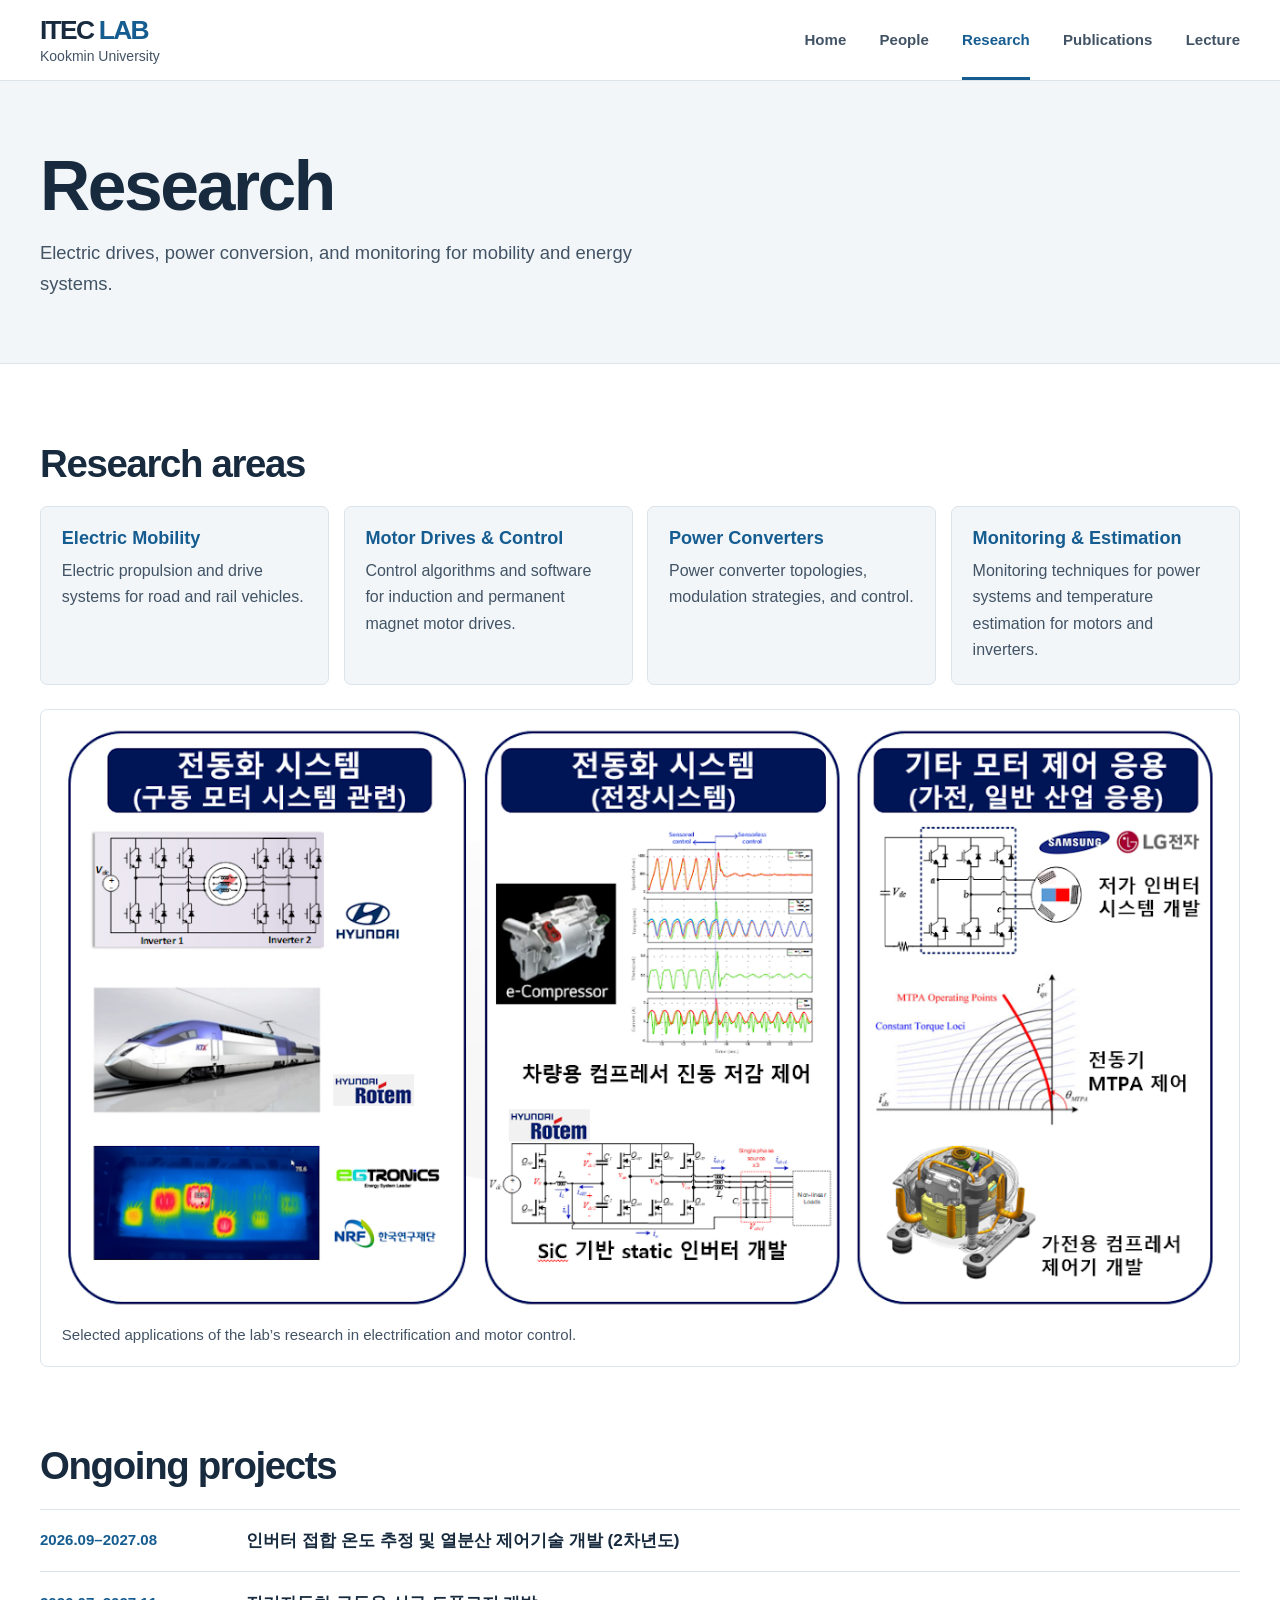
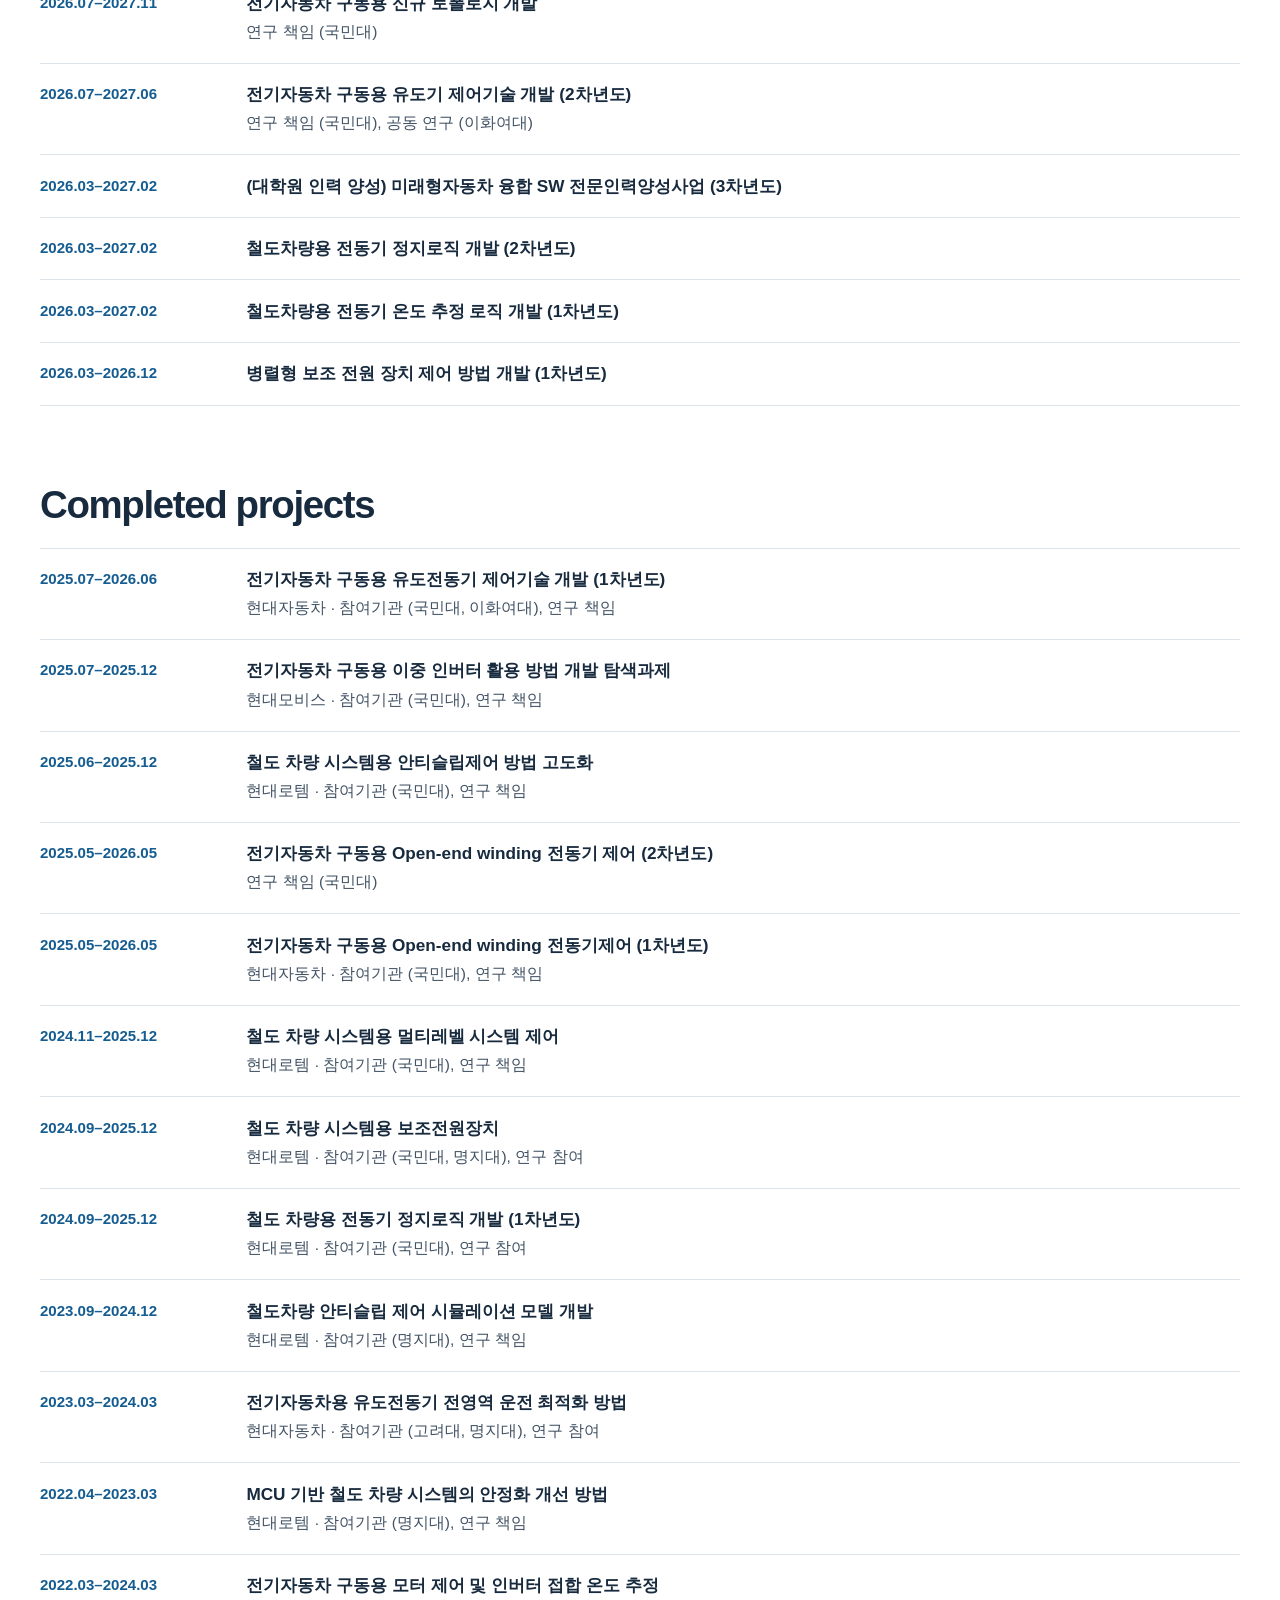
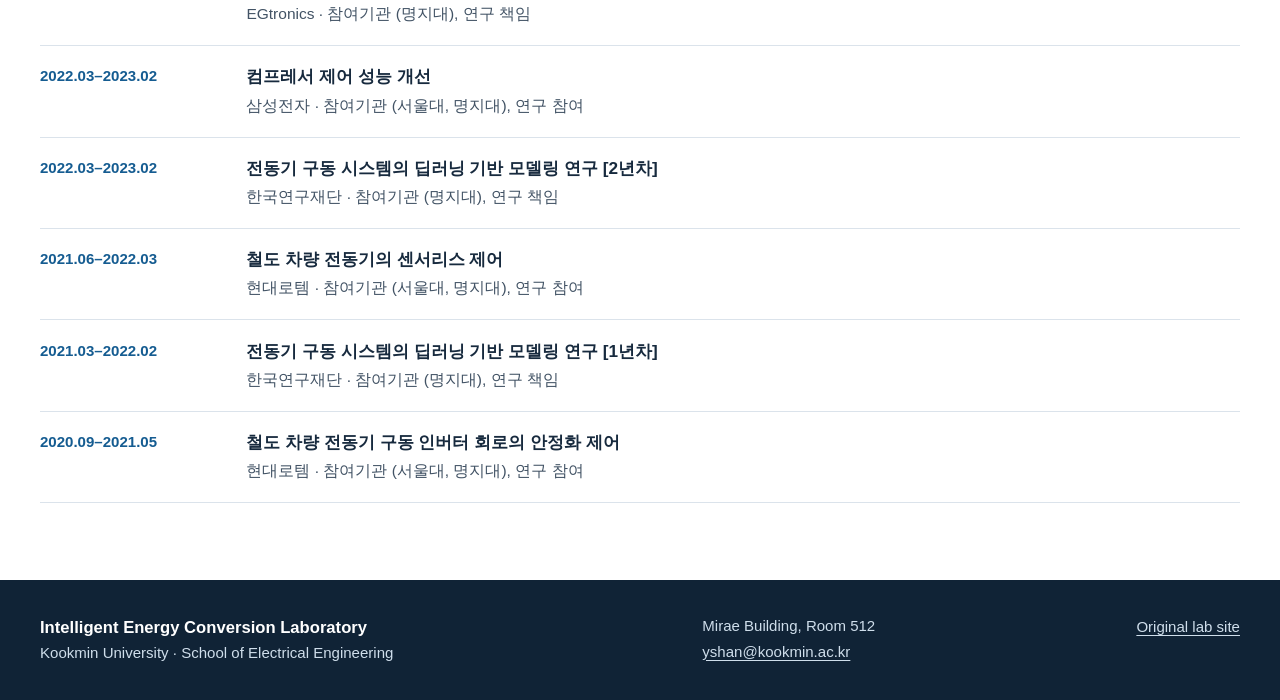
<file: research.html>
<!doctype html>
<html lang="en">
<head>
  <meta charset="utf-8">
  <meta name="viewport" content="width=device-width, initial-scale=1">
  <meta name="description" content="The Intelligent Energy Conversion Laboratory at Kookmin University studies electric motor drives, power converters, and electrification.">
  <meta name="theme-color" content="#102336">
  <title>Research | ITEC Lab</title>
  <link rel="stylesheet" href="assets/site.css">
  
</head>
<body>
  <a class="skip-link" href="#main">Skip to content</a>
  <header class="masthead">
    <div class="wrap masthead-inner">
      <a href="index.html" class="wordmark" aria-label="ITEC Lab home">
        <span class="lab-name">ITEC<span> LAB</span></span>
        <span class="school-name">Kookmin University</span>
      </a>
      <nav aria-label="Main navigation">
        <a href="index.html">Home</a>
        <a href="people.html">People</a>
        <a href="research.html" aria-current="page">Research</a>
        <a href="publications.html">Publications</a>
        <a href="lecture.html">Lecture</a>
      </nav>
    </div>
  </header>
  <main id="main">
  <header class="page-heading"><div class="wrap">
    <h1>Research</h1><p>Electric drives, power conversion, and monitoring for mobility and energy systems.</p>
  </div></header>
  <div class="wrap">
    <section class="section">
      <div class="section-heading"><h2>Research areas</h2></div>
      <div class="area-grid">
    <article class="area-card">
      <h3>Electric Mobility</h3>
      <p>Electric propulsion and drive systems for road and rail vehicles.</p>
    </article>
    <article class="area-card">
      <h3>Motor Drives &amp; Control</h3>
      <p>Control algorithms and software for induction and permanent magnet motor drives.</p>
    </article>
    <article class="area-card">
      <h3>Power Converters</h3>
      <p>Power converter topologies, modulation strategies, and control.</p>
    </article>
    <article class="area-card">
      <h3>Monitoring &amp; Estimation</h3>
      <p>Monitoring techniques for power systems and temperature estimation for motors and inverters.</p>
    </article></div>
      <figure class="research-figure">
        <img src="assets/research-overview.png" alt="ITEC Lab research examples in traction drives, vehicle power systems, and industrial motor control" class="research-overview" loading="lazy" decoding="async">
        <figcaption>Selected applications of the lab’s research in electrification and motor control.</figcaption>
      </figure>
    </section>
    <section class="section" id="projects">
      <div class="section-heading"><h2>Ongoing projects</h2></div>
      <div class="project-list">
    <article class="project-row">
      <span class="project-date">2026.09–2027.08</span>
      <div lang="ko">
        <h3>인버터 접합 온도 추정 및 열분산 제어기술 개발 (2차년도)</h3>
        
      </div>
    </article>
    <article class="project-row">
      <span class="project-date">2026.07–2027.11</span>
      <div lang="ko">
        <h3>전기자동차 구동용 신규 토폴로지 개발</h3>
        <p>연구 책임 (국민대)</p>
      </div>
    </article>
    <article class="project-row">
      <span class="project-date">2026.07–2027.06</span>
      <div lang="ko">
        <h3>전기자동차 구동용 유도기 제어기술 개발 (2차년도)</h3>
        <p>연구 책임 (국민대), 공동 연구 (이화여대)</p>
      </div>
    </article>
    <article class="project-row">
      <span class="project-date">2026.03–2027.02</span>
      <div lang="ko">
        <h3>(대학원 인력 양성) 미래형자동차 융합 SW 전문인력양성사업 (3차년도)</h3>
        
      </div>
    </article>
    <article class="project-row">
      <span class="project-date">2026.03–2027.02</span>
      <div lang="ko">
        <h3>철도차량용 전동기 정지로직 개발 (2차년도)</h3>
        
      </div>
    </article>
    <article class="project-row">
      <span class="project-date">2026.03–2027.02</span>
      <div lang="ko">
        <h3>철도차량용 전동기 온도 추정 로직 개발 (1차년도)</h3>
        
      </div>
    </article>
    <article class="project-row">
      <span class="project-date">2026.03–2026.12</span>
      <div lang="ko">
        <h3>병렬형 보조 전원 장치 제어 방법 개발 (1차년도)</h3>
        
      </div>
    </article></div>
    </section>
    <section class="section">
      <div class="section-heading"><h2>Completed projects</h2></div>
      <div class="project-list">
    <article class="project-row">
      <span class="project-date">2025.07–2026.06</span>
      <div lang="ko">
        <h3>전기자동차 구동용 유도전동기 제어기술 개발 (1차년도)</h3>
        <p>현대자동차 · 참여기관 (국민대, 이화여대), 연구 책임</p>
      </div>
    </article>
    <article class="project-row">
      <span class="project-date">2025.07–2025.12</span>
      <div lang="ko">
        <h3>전기자동차 구동용 이중 인버터 활용 방법 개발 탐색과제</h3>
        <p>현대모비스 · 참여기관 (국민대), 연구 책임</p>
      </div>
    </article>
    <article class="project-row">
      <span class="project-date">2025.06–2025.12</span>
      <div lang="ko">
        <h3>철도 차량 시스템용 안티슬립제어 방법 고도화</h3>
        <p>현대로템 · 참여기관 (국민대), 연구 책임</p>
      </div>
    </article>
    <article class="project-row">
      <span class="project-date">2025.05–2026.05</span>
      <div lang="ko">
        <h3>전기자동차 구동용 Open-end winding 전동기 제어 (2차년도)</h3>
        <p>연구 책임 (국민대)</p>
      </div>
    </article>
    <article class="project-row">
      <span class="project-date">2025.05–2026.05</span>
      <div lang="ko">
        <h3>전기자동차 구동용 Open-end winding 전동기제어 (1차년도)</h3>
        <p>현대자동차 · 참여기관 (국민대), 연구 책임</p>
      </div>
    </article>
    <article class="project-row">
      <span class="project-date">2024.11–2025.12</span>
      <div lang="ko">
        <h3>철도 차량 시스템용 멀티레벨 시스템 제어</h3>
        <p>현대로템 · 참여기관 (국민대), 연구 책임</p>
      </div>
    </article>
    <article class="project-row">
      <span class="project-date">2024.09–2025.12</span>
      <div lang="ko">
        <h3>철도 차량 시스템용 보조전원장치</h3>
        <p>현대로템 · 참여기관 (국민대, 명지대), 연구 참여</p>
      </div>
    </article>
    <article class="project-row">
      <span class="project-date">2024.09–2025.12</span>
      <div lang="ko">
        <h3>철도 차량용 전동기 정지로직 개발 (1차년도)</h3>
        <p>현대로템 · 참여기관 (국민대), 연구 참여</p>
      </div>
    </article>
    <article class="project-row">
      <span class="project-date">2023.09–2024.12</span>
      <div lang="ko">
        <h3>철도차량 안티슬립 제어 시뮬레이션 모델 개발</h3>
        <p>현대로템 · 참여기관 (명지대), 연구 책임</p>
      </div>
    </article>
    <article class="project-row">
      <span class="project-date">2023.03–2024.03</span>
      <div lang="ko">
        <h3>전기자동차용 유도전동기 전영역 운전 최적화 방법</h3>
        <p>현대자동차 · 참여기관 (고려대, 명지대), 연구 참여</p>
      </div>
    </article>
    <article class="project-row">
      <span class="project-date">2022.04–2023.03</span>
      <div lang="ko">
        <h3>MCU 기반 철도 차량 시스템의 안정화 개선 방법</h3>
        <p>현대로템 · 참여기관 (명지대), 연구 책임</p>
      </div>
    </article>
    <article class="project-row">
      <span class="project-date">2022.03–2024.03</span>
      <div lang="ko">
        <h3>전기자동차 구동용 모터 제어 및 인버터 접합 온도 추정</h3>
        <p>EGtronics · 참여기관 (명지대), 연구 책임</p>
      </div>
    </article>
    <article class="project-row">
      <span class="project-date">2022.03–2023.02</span>
      <div lang="ko">
        <h3>컴프레서 제어 성능 개선</h3>
        <p>삼성전자 · 참여기관 (서울대, 명지대), 연구 참여</p>
      </div>
    </article>
    <article class="project-row">
      <span class="project-date">2022.03–2023.02</span>
      <div lang="ko">
        <h3>전동기 구동 시스템의 딥러닝 기반 모델링 연구 [2년차]</h3>
        <p>한국연구재단 · 참여기관 (명지대), 연구 책임</p>
      </div>
    </article>
    <article class="project-row">
      <span class="project-date">2021.06–2022.03</span>
      <div lang="ko">
        <h3>철도 차량 전동기의 센서리스 제어</h3>
        <p>현대로템 · 참여기관 (서울대, 명지대), 연구 참여</p>
      </div>
    </article>
    <article class="project-row">
      <span class="project-date">2021.03–2022.02</span>
      <div lang="ko">
        <h3>전동기 구동 시스템의 딥러닝 기반 모델링 연구 [1년차]</h3>
        <p>한국연구재단 · 참여기관 (명지대), 연구 책임</p>
      </div>
    </article>
    <article class="project-row">
      <span class="project-date">2020.09–2021.05</span>
      <div lang="ko">
        <h3>철도 차량 전동기 구동 인버터 회로의 안정화 제어</h3>
        <p>현대로템 · 참여기관 (서울대, 명지대), 연구 참여</p>
      </div>
    </article></div>
    </section>
  </div></main>
  <footer class="site-footer">
    <div class="wrap footer-inner">
      <div>
        <p class="footer-title">Intelligent Energy Conversion Laboratory</p>
        <p>Kookmin University · School of Electrical Engineering</p>
      </div>
      <div>
        <p>Mirae Building, Room 512</p>
        <a href="mailto:yshan@kookmin.ac.kr">yshan@kookmin.ac.kr</a>
      </div>
      <div><a href="https://sites.google.com/view/km-itec">Original lab site</a></div>
    </div>
  </footer>
</body>
</html>
</file>
<file: assets/site.css>
:root {
  color-scheme: light;
  --navy: #102336;
  --ink: #172a3e;
  --body: #425365;
  --blue: #155c91;
  --accent: #73d1f4;
  --line: #dbe3eb;
  --paper: #f2f6f9;
  --white: #fff;
  --width: 75rem;
  font-family: Inter, "Segoe UI", "Malgun Gothic", sans-serif;
}
*, *::before, *::after { box-sizing: border-box; }
[hidden] { display: none !important; }
html { scroll-padding-top: 1.5rem; }
body { margin: 0; color: var(--ink); background: var(--white); font-size: 1rem; line-height: 1.65; }
h1, h2, h3, p, ul, figure { margin: 0; }
h1, h2, h3 { line-height: 1.18; }
h1, h2 { letter-spacing: -.035em; }
h3 { font-weight: 650; }
p { color: var(--body); }
a { color: var(--blue); text-underline-offset: .2em; }
a:focus-visible, input:focus-visible, select:focus-visible {
  outline: 3px solid #1984c4;
  outline-offset: 3px;
}
img { display: block; max-width: 100%; }
.wrap { width: min(var(--width), calc(100% - 5rem)); margin-inline: auto; }
.skip-link {
  position: absolute; z-index: 2; inset: .5rem auto auto 1rem; padding: .5rem .75rem;
  transform: translateY(-200%); background: var(--white); color: var(--navy);
}
.skip-link:focus { transform: none; }
.masthead { border-bottom: 1px solid var(--line); }
.masthead-inner { display: flex; min-height: 5rem; align-items: center; justify-content: space-between; gap: 2rem; }
.wordmark { display: grid; text-decoration: none; color: var(--ink); line-height: 1.14; }
.lab-name { font-size: 1.65rem; font-weight: 800; letter-spacing: -.065em; }
.lab-name span { color: var(--blue); }
.school-name { font-size: .875rem; color: var(--body); margin-top: .2rem; }
nav { display: flex; align-self: stretch; flex-wrap: wrap; gap: clamp(.85rem, 2.6vw, 2.1rem); }
nav a {
  display: grid; place-items: center; color: var(--body); font-size: .94rem; font-weight: 600;
  text-decoration: none; border-bottom: 3px solid transparent; padding: .75rem 0 calc(.75rem - 3px);
}
nav a:hover, nav a[aria-current="page"] { color: var(--blue); border-color: var(--blue); }
.hero {
  background: radial-gradient(ellipse at 83% 12%, #183d5c, transparent 59%), var(--navy);
  color: var(--white);
}
.hero-inner {
  display: grid; grid-template-columns: minmax(0, .79fr) minmax(0, 1.21fr);
  padding-block: clamp(3.3rem, 6.5vw, 5.75rem); align-items: center; gap: clamp(1.65rem, 5vw, 4rem);
}
.hero h1 { font-size: clamp(2.6rem, 4.2vw, 4.25rem); font-weight: 750; letter-spacing: -.057em; line-height: 1.01; }
.hero h1 + p { margin-top: 1.35rem; }
.eyebrow { margin-bottom: .8rem; color: var(--blue); font-size: .875rem; font-weight: 700; letter-spacing: .07em; text-transform: uppercase; }
.hero .eyebrow { color: var(--accent); }
.hero-subtitle { max-width: 34ch; color: #d3e3ef; font-size: clamp(1.05rem, 1.5vw, 1.2rem); }
.hero-actions { display: flex; flex-wrap: wrap; gap: .7rem; margin-top: 1.6rem; }
.button {
  display: inline-flex; justify-content: center; align-items: center; border-radius: .35rem; border: 1px solid transparent;
  padding: .7rem .95rem; font-size: .9rem; font-weight: 700; text-decoration: none;
}
.button-light { color: var(--navy); background: var(--accent); }
.button-light:hover { background: #a0e2f9; }
.button-outline { color: var(--white); border-color: #6c849a; }
.button-outline:hover { background: #25455f; }
.hero-image {
  align-self: center; width: 100%; height: auto; aspect-ratio: 1917 / 774; object-fit: cover;
  border-radius: .45rem; box-shadow: 0 1rem 3rem #050e1a55; border: 1px solid #ffffff24;
}
.section { margin-block: clamp(2.8rem, 6vw, 5.3rem); }
.section h2 { font-size: clamp(1.65rem, 3vw, 2.45rem); font-weight: 720; }
.section-heading {
  display: flex; gap: .85rem 1.5rem; align-items: baseline; justify-content: space-between; flex-wrap: wrap;
  margin-bottom: 1.25rem;
}
.intro { display: grid; grid-template-columns: minmax(0, 1.35fr) minmax(0, 1fr); gap: clamp(1.4rem, 5vw, 4.5rem); align-items: center; }
.intro-copy { max-width: 61ch; margin: 1rem 0 .85rem; font-size: 1.13rem; }
.recruit { border-left: 4px solid var(--blue); background: var(--paper); padding: clamp(1.25rem, 3vw, 2rem); border-radius: 0 .45rem .45rem 0; }
.recruit .eyebrow { margin-bottom: .4rem; }
.recruit h2 { font-size: 1.7rem; }
.recruit h2 + p { margin: .65rem 0 .7rem; }
.text-link { font-weight: 700; text-decoration-color: #8db1cc; }
.text-link:hover { text-decoration-color: currentColor; }
.area-grid { display: grid; grid-template-columns: repeat(4, minmax(0, 1fr)); gap: .9rem; }
.area-card { padding: 1.3rem; background: var(--paper); border: 1px solid var(--line); border-radius: .45rem; }
.area-card h3 { font-size: 1.13rem; color: var(--blue); }
.area-card p { margin-top: .55rem; }
.paper-list, .project-list, .term-list { border-top: 1px solid var(--line); }
.paper-row, .project-row, .term-row {
  display: grid; grid-template-columns: minmax(4.3rem, 11%) 1fr; gap: .9rem;
  padding: 1.15rem 0; border-bottom: 1px solid var(--line);
}
.paper-row h3, .project-row h3 { line-height: 1.4; font-size: 1.075rem; overflow-wrap: anywhere; }
.paper-row p, .project-row p { margin-top: .25rem; font-size: .97rem; }
.paper-row h3 a { text-decoration-thickness: 1px; }
.paper-year, .project-date { color: var(--blue); font-weight: 700; font-variant-numeric: tabular-nums; font-size: .94rem; }
.venue { font-style: italic; }
.page-heading { padding-block: clamp(2.3rem, 5vw, 4.6rem); background: var(--paper); border-bottom: 1px solid var(--line); }
.page-heading h1 { font-size: clamp(2.4rem, 6vw, 4.35rem); font-weight: 730; }
.page-heading p { margin-top: .7rem; font-size: 1.15rem; max-width: 65ch; }
.faculty-section { display: grid; grid-template-columns: minmax(0, 1fr) minmax(0, 1.2fr); gap: clamp(1.25rem, 5vw, 4rem); }
.faculty-profile { display: flex; align-items: flex-start; flex-wrap: wrap; gap: 1.25rem; }
.faculty-photo { width: clamp(7.25rem, 12vw, 10.25rem); aspect-ratio: 4/5; object-fit: cover; object-position: center 35%; border: 1px solid var(--line); border-radius: .45rem; }
.faculty-role { margin-block: .3rem .6rem; font-weight: 650; }
.faculty-details { border-left: 1px solid var(--line); padding-left: 1.5rem; display: grid; gap: 1.15rem; }
.faculty-details ul { margin-top: .4rem; padding-left: 1.15rem; color: var(--body); }
.faculty-details li + li { margin-top: .3rem; }
.name-ko { white-space: nowrap; font-size: .83em; font-weight: 600; }
.person-grid { display: grid; grid-template-columns: repeat(3, minmax(0, 1fr)); gap: .9rem; }
.person-card { display: flex; align-items: flex-start; gap: 1rem; border: 1px solid var(--line); border-radius: .45rem; padding: 1rem; }
.person-photo { flex: 0 0 auto; width: 5rem; aspect-ratio: 4/5; object-fit: cover; object-position: center 35%; border-radius: .3rem; }
.person-info h3 { font-size: 1.04rem; line-height: 1.35; }
.person-info p { font-size: .95rem; line-height: 1.5; margin-top: .35rem; }
.person-topic { font-weight: 650; color: var(--blue); }
.research-figure { margin-top: 1.5rem; padding: 1rem; border: 1px solid var(--line); border-radius: .45rem; }
.research-figure img { width: 100%; height: auto; }
.research-figure figcaption { color: var(--body); margin: .8rem .3rem .1rem; font-size: .94rem; }
.project-row { grid-template-columns: minmax(8.7rem, 16%) 1fr; }
.filters { display: grid; grid-template-columns: minmax(0, 2fr) 1fr 1fr; gap: .9rem; }
.filters label { color: var(--ink); font-size: .9rem; font-weight: 700; }
.filters input, .filters select {
  display: block; width: 100%; min-height: 2.75rem; margin-top: .25rem; padding: .45rem .7rem;
  border: 1px solid #9caebe; border-radius: .35rem; color: var(--ink); background: white; font: inherit; font-size: 1rem; font-weight: 400;
}
.filters select {
  appearance: none; padding-right: 2.15rem;
  background-image: linear-gradient(45deg, transparent 52%, #42617d 52%), linear-gradient(135deg, #42617d 52%, transparent 52%);
  background-position: calc(100% - 1.1rem) 52%, calc(100% - .8rem) 52%;
  background-size: .3rem .3rem; background-repeat: no-repeat;
}
.results { margin: 1rem 0 .5rem; font-size: .94rem; }
.empty-state { padding: 1rem 0; }
.term-row h3 { color: var(--blue); font-variant-numeric: tabular-nums; font-size: 1rem; padding-top: .2rem; }
.term-row ul { margin: 0; list-style: none; padding: 0; }
.term-row li + li { margin-top: .3rem; }
.course-level { display: inline-block; margin-left: .3rem; color: var(--blue); font-size: .88rem; font-weight: 650; }
.site-footer { background: var(--navy); padding: 2.1rem 0; }
.footer-inner { display: grid; grid-template-columns: 1.55fr 1fr auto; gap: 1.2rem; }
.site-footer p, .site-footer a { color: #cfdeeb; font-size: .94rem; }
.site-footer .footer-title { color: var(--white); font-size: 1.04rem; font-weight: 700; }
@media (max-width: 60rem) {
  .wrap { width: min(var(--width), calc(100% - 3rem)); }
  .person-grid { grid-template-columns: repeat(2, minmax(0, 1fr)); }
  .area-grid { grid-template-columns: repeat(2, minmax(0, 1fr)); }
}
@media (max-width: 46rem) {
  .masthead-inner { flex-direction: column; align-items: flex-start; gap: .55rem; padding-top: 1rem; }
  nav { gap: .45rem 1.3rem; }
  nav a { padding-block: .4rem; }
  .hero-inner, .intro, .faculty-section { grid-template-columns: 1fr; }
  .hero-inner { gap: 1.65rem; }
  .hero-break { display: none; }
  .hero h1 { max-width: 15ch; }
  .faculty-details { padding-left: 0; padding-top: 1.2rem; border-left: 0; border-top: 1px solid var(--line); }
  .footer-inner { grid-template-columns: 1fr; gap: .8rem; }
}
@media (max-width: 32rem) {
  .wrap { width: calc(100% - 2rem); }
  .hero h1 { font-size: clamp(2.25rem, 9vw, 2.9rem); }
  .area-grid, .person-grid { grid-template-columns: 1fr; }
  .filters { grid-template-columns: repeat(2, minmax(0, 1fr)); }
  .filters label:first-child { grid-column: 1 / -1; }
  .paper-row, .project-row, .term-row { grid-template-columns: 1fr; gap: .3rem; }
}
</file>
